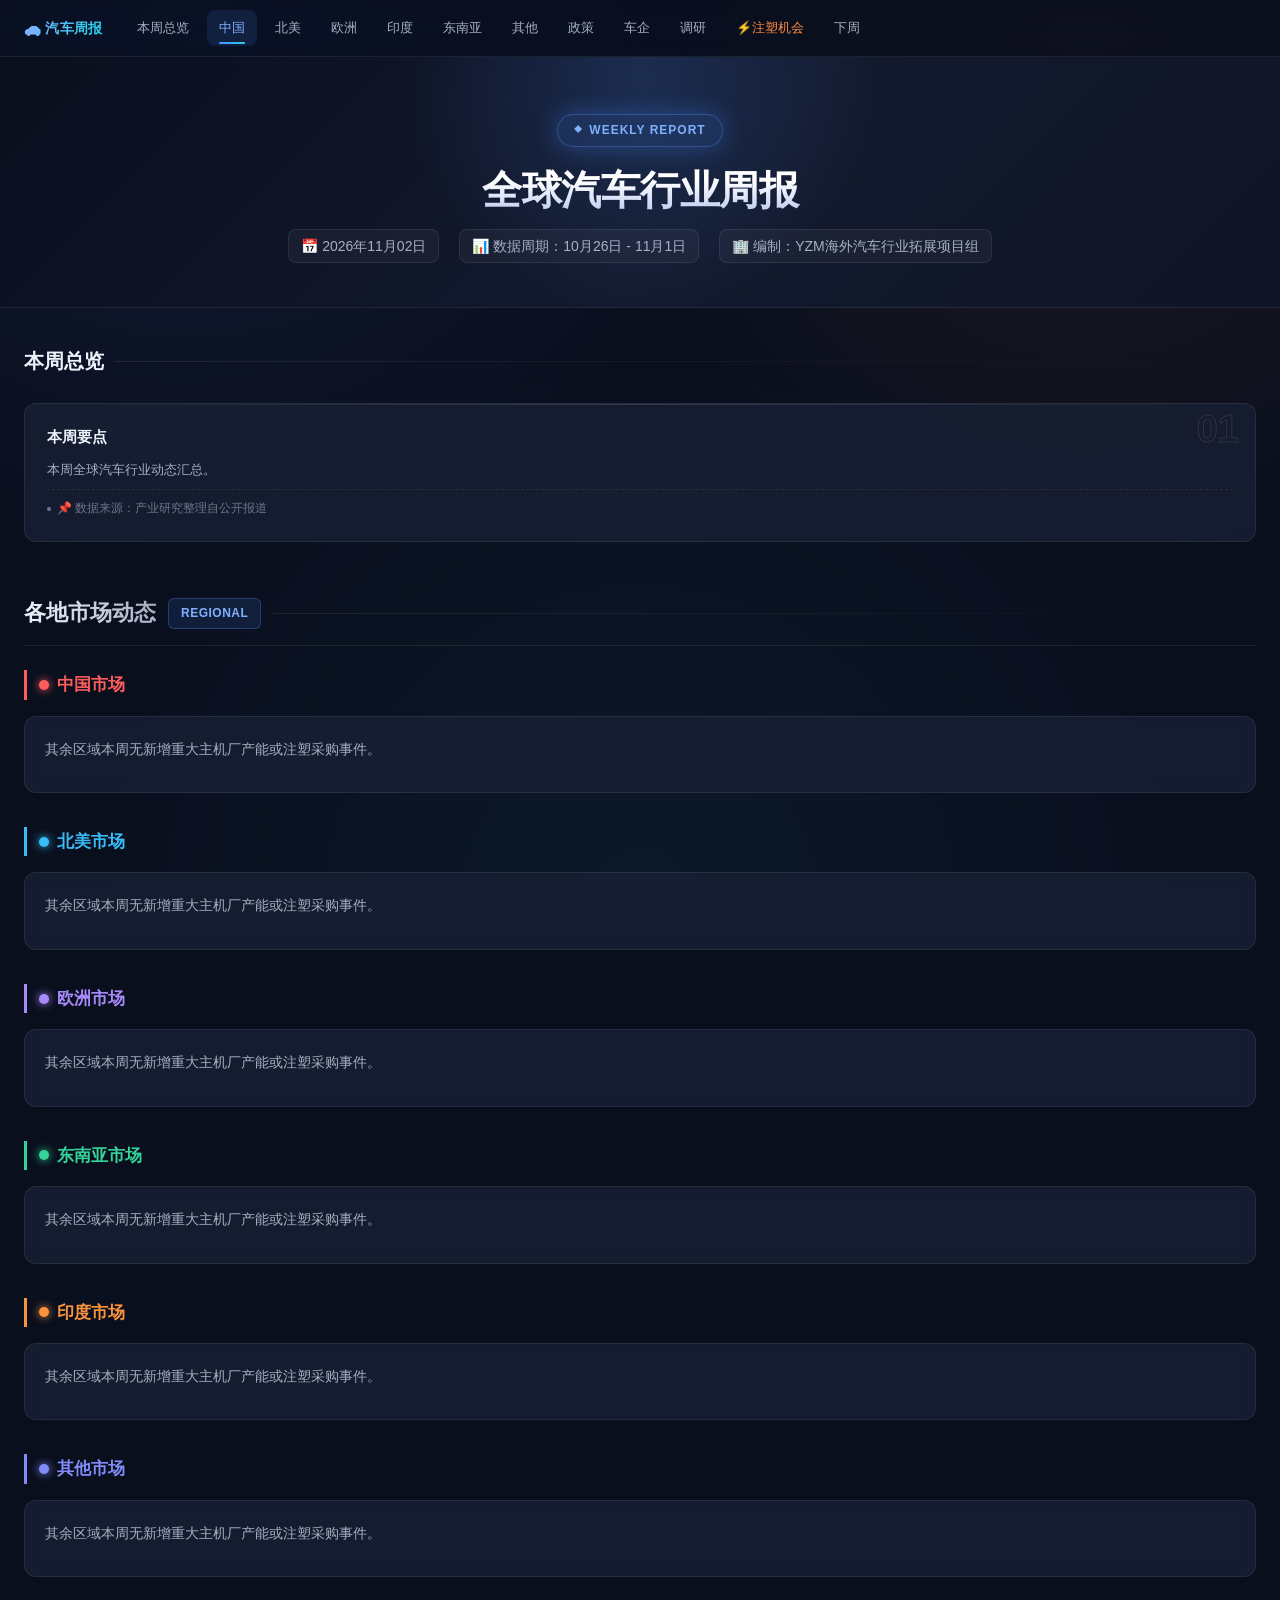
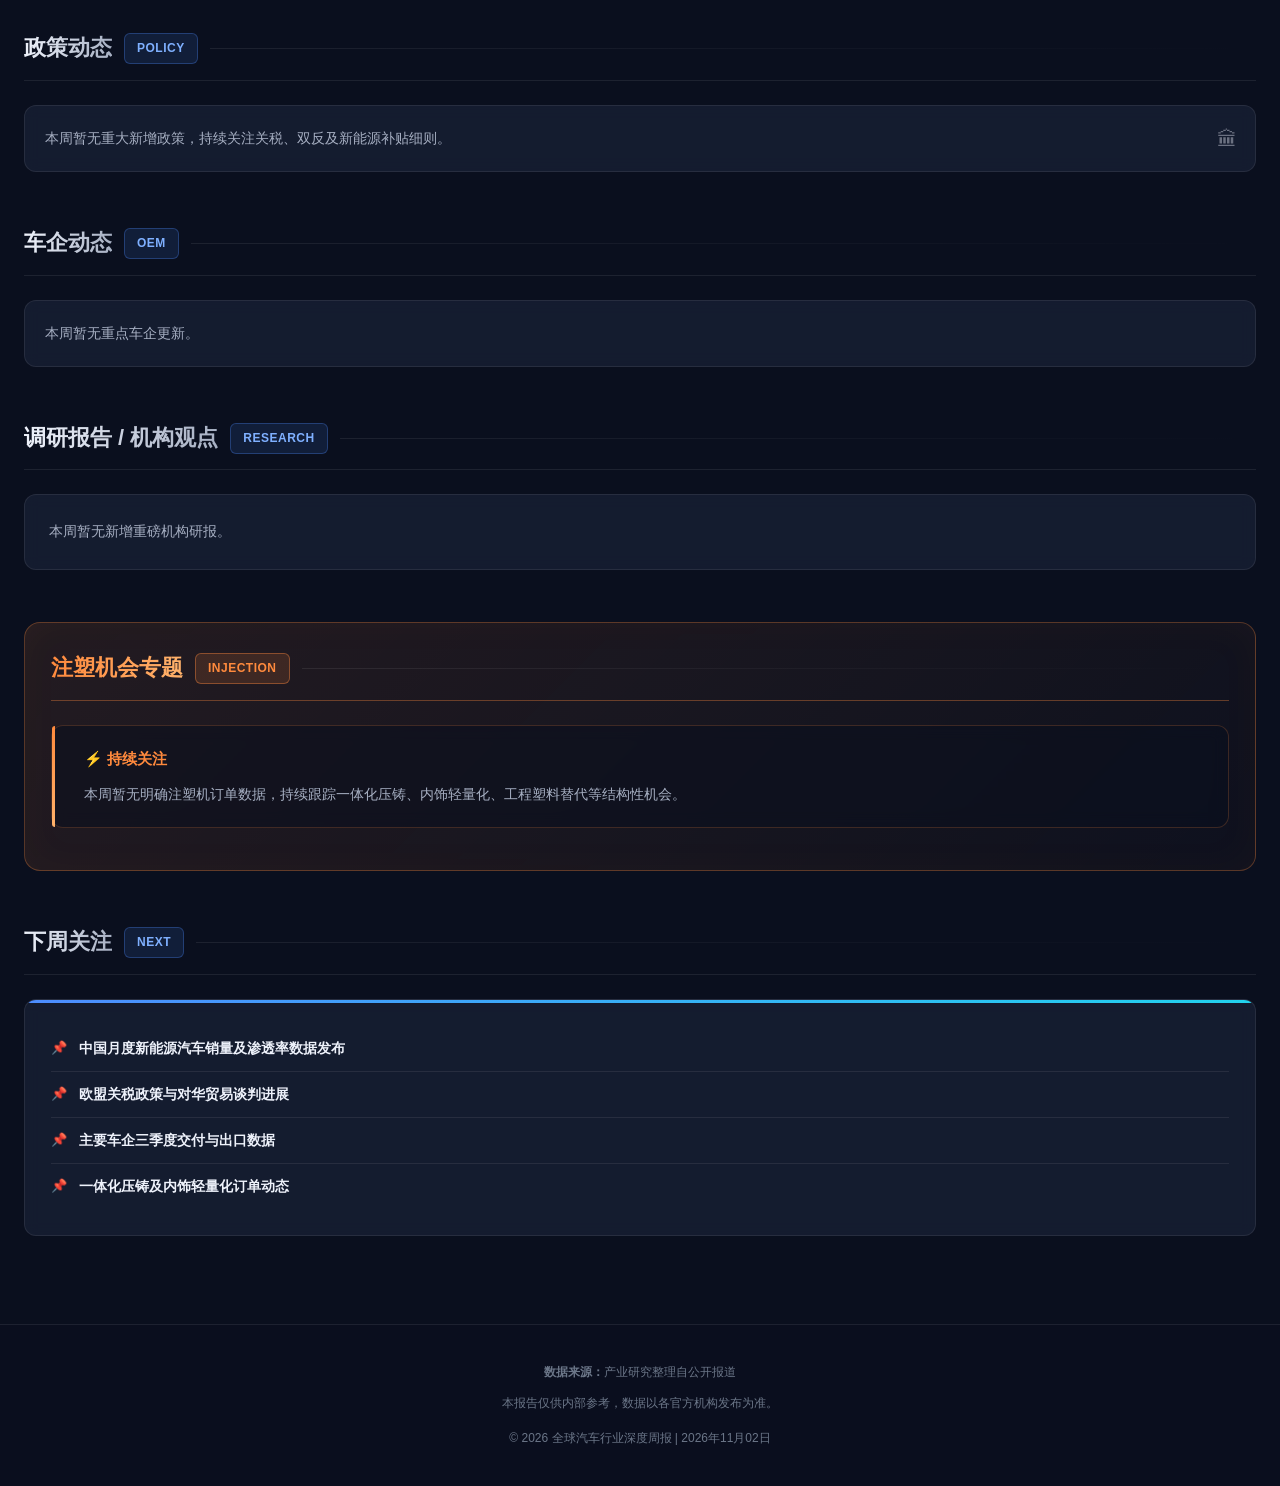
<file: index.html>
<!doctype html>
<html lang="zh-CN">
<head>
<meta charset="UTF-8">
<meta name="viewport" content="width=device-width, initial-scale=1.0">
<title>全球汽车行业深度周报 | 2026年11月02日</title>
<meta name="description" content="2026年11月02日全球汽车行业深度周报,涵盖中国、东南亚、南美、欧洲、北美等区域市场动态、政策变化、车企动态及注塑行业机会分析">
<meta name="keywords" content="汽车行业,周报,市场分析,注塑机,新能源,政策动态">
<meta name="author" content="数据分析助手">
<meta property="og:title" content="全球汽车行业深度周报 | 2026年11月02日">
<meta property="og:description" content="2026年11月02日全球汽车行业深度周报,涵盖中国、东南亚、南美、欧洲、北美等区域市场动态、政策变化、车企动态及注塑行业机会分析">
<meta property="og:type" content="article">
<style>
*,*::before,*::after{box-sizing:border-box;margin:0;padding:0}
:root{
  --bg-primary:#0a0f1e;
  --bg-secondary:#131a2e;
  --bg-tertiary:#1f2a44;
  --bg-card:rgba(26,34,54,.72);
  --accent-blue:#4d8dff;
  --accent-blue-light:#7fb0ff;
  --accent-orange:#ff8a3d;
  --accent-orange-dim:#b4551a;
  --accent-cyan:#22d3ee;
  --text-primary:#eef2fb;
  --text-secondary:#a7b0c3;
  --text-muted:#6b7688;
  --border-color:rgba(255,255,255,.08);
  --border-light:rgba(255,255,255,.16);
  --region-cn:#ff5c5c;
  --region-sea:#34d399;
  --region-sa:#fbbf24;
  --region-eu:#a78bfa;
  --region-na:#38bdf8;
  --region-india:#fb923c;
  --region-other:#818cf8;
  --radius:12px;
  --radius-sm:8px;
  --shadow:0 12px 40px rgba(0,0,0,.4);
  --shadow-sm:0 6px 20px rgba(0,0,0,.25);
  --glow-blue:0 0 24px rgba(77,141,255,.35);
  --glow-orange:0 0 24px rgba(255,138,61,.3);
  --transition:all .25s cubic-bezier(.4,0,.2,1);

  --scroll-threshold:400;
  --nav-offset:100;
  --throttle-delay:100;
}
html{scroll-behavior:smooth;scroll-padding-top:72px}
body{
  font-family:-apple-system,BlinkMacSystemFont,"Segoe UI","PingFang SC","Hiragino Sans GB","Microsoft YaHei",sans-serif;
  background:var(--bg-primary);
  color:var(--text-primary);
  line-height:1.75;
  font-size:16px;
  -webkit-font-smoothing:antialiased;
  background-image:
    radial-gradient(circle at 15% 0%,rgba(77,141,255,.10),transparent 40%),
    radial-gradient(circle at 85% 10%,rgba(255,138,61,.08),transparent 35%),
    radial-gradient(circle at 50% 100%,rgba(34,211,238,.05),transparent 50%);
  background-attachment:fixed;
}
a{color:var(--accent-blue);text-decoration:none;transition:var(--transition)}
a:hover{text-decoration:underline;color:var(--accent-blue-light)}
a:focus-visible{outline:2px solid var(--accent-blue);outline-offset:2px;border-radius:2px}

/* Navigation */
.top-nav{
  position:sticky;top:0;z-index:1000;
  background:rgba(10,15,30,.78);
  backdrop-filter:blur(16px) saturate(140%);
  -webkit-backdrop-filter:blur(16px) saturate(140%);
  border-bottom:1px solid var(--border-color);
  padding:0 24px;
}
.nav-inner{
  max-width:1280px;margin:0 auto;
  display:flex;align-items:center;gap:6px;
  height:56px;
  overflow-x:auto;
  scrollbar-width:none;
}
.nav-inner::-webkit-scrollbar{display:none}
.nav-brand{
  font-weight:800;font-size:14px;
  color:var(--accent-blue-light);
  white-space:nowrap;
  margin-right:16px;
  flex-shrink:0;
  display:flex;align-items:center;gap:6px;
  letter-spacing:.3px;
  background:linear-gradient(90deg,var(--accent-blue-light),var(--accent-cyan));
  -webkit-background-clip:text;background-clip:text;color:transparent;
}
.nav-link{
  font-size:13px;color:var(--text-secondary);
  white-space:nowrap;padding:7px 12px;
  border-radius:8px;transition:var(--transition);
  flex-shrink:0;position:relative;
}
.nav-link:hover{color:var(--text-primary);background:var(--bg-secondary);text-decoration:none;transform:translateY(-1px)}
.nav-link.active{color:var(--accent-blue-light);background:rgba(77,141,255,.12)}
.nav-link.active::after{
  content:'';position:absolute;left:12px;right:12px;bottom:2px;height:2px;
  background:linear-gradient(90deg,var(--accent-blue),var(--accent-cyan));
  border-radius:2px;
}

/* Hero */
.hero{
  position:relative;
  background:linear-gradient(135deg,#0a0f1e 0%,#131a2e 55%,#0f1526 100%);
  border-bottom:1px solid var(--border-color);
  padding:56px 24px 44px;
  text-align:center;
  overflow:hidden;
}
.hero::before{
  content:'';position:absolute;
  width:560px;height:560px;border-radius:50%;
  top:-260px;left:50%;transform:translateX(-50%);
  background:radial-gradient(circle,rgba(77,141,255,.18),transparent 60%);
  pointer-events:none;
}
.hero-inner{max-width:900px;margin:0 auto;position:relative;z-index:1}
.hero-badge{
  display:inline-flex;align-items:center;gap:6px;
  font-size:12px;font-weight:700;
  color:var(--accent-blue-light);
  background:rgba(77,141,255,.12);
  border:1px solid rgba(77,141,255,.35);
  padding:5px 16px;border-radius:24px;
  margin-bottom:18px;letter-spacing:1px;
  box-shadow:var(--glow-blue);
}
.hero-badge::before{content:'◆';font-size:8px}
.hero h1{
  font-size:clamp(26px,4.5vw,40px);
  font-weight:800;
  line-height:1.25;
  margin-bottom:14px;
  letter-spacing:-.5px;
  background:linear-gradient(180deg,#fff 30%,#b9c8ef);
  -webkit-background-clip:text;background-clip:text;color:transparent;
}
.hero-meta{
  font-size:14px;color:var(--text-secondary);
  display:flex;flex-wrap:wrap;justify-content:center;gap:20px;
}
.hero-meta span{
  white-space:nowrap;
  background:rgba(255,255,255,.04);
  border:1px solid var(--border-color);
  padding:4px 12px;border-radius:8px;
  display:inline-flex;align-items:center;gap:6px;
}

/* Main container */
.container{max-width:1280px;margin:0 auto;padding:36px 24px}

/* Key Points Section */
.key-points{margin-bottom:52px}
.key-points-header{
  display:flex;align-items:center;gap:10px;
  margin-bottom:24px;
}
.key-points-header h2{
  font-size:20px;font-weight:800;
  color:var(--text-primary);
}
.key-points-header .line{flex:1;height:1px;background:linear-gradient(90deg,var(--border-color),transparent)}
.kp-grid{
  display:grid;
  grid-template-columns:repeat(auto-fit,minmax(320px,1fr));
  gap:18px;
}
.kp-card{
  background:var(--bg-card);
  backdrop-filter:blur(8px);
  border:1px solid var(--border-color);
  border-radius:var(--radius);
  padding:22px;
  transition:var(--transition);
  position:relative;
  overflow:hidden;
  will-change:transform;
}
.kp-card::after{
  content:'';position:absolute;top:0;left:0;right:0;height:1px;
  background:linear-gradient(90deg,transparent,rgba(255,255,255,.14),transparent);
}
.kp-card:hover{
  border-color:var(--border-light);
  box-shadow:var(--shadow);
  transform:translateY(-4px);
}
.kp-card .kp-num{
  font-size:38px;font-weight:800;
  color:transparent;
  -webkit-text-stroke:1px rgba(255,255,255,.10);
  position:absolute;top:6px;right:16px;
  line-height:1;
  user-select:none;
}
.kp-card h3{
  font-size:15px;font-weight:700;
  line-height:1.5;
  margin-bottom:10px;
  padding-right:40px;
  color:var(--text-primary);
}
.kp-card p{
  font-size:13px;color:var(--text-secondary);
  line-height:1.75;
}
/* 原文链接按钮（全局：总览/市场/政策/车企/调研/注塑通用） */
.src-link{
  display:inline-flex;align-items:center;gap:4px;
  margin-top:10px;padding:4px 12px;border-radius:999px;
  font-size:12px;font-weight:500;color:#7cc8ff;
  background:rgba(124,200,255,.10);
  border:1px solid rgba(124,200,255,.32);
  text-decoration:none;cursor:pointer;
  transition:background .2s,border-color .2s,transform .2s,color .2s;
}
.src-link .src-link-ico{font-size:11px;line-height:1}
.src-link:hover{
  color:#fff;background:rgba(124,200,255,.20);
  border-color:rgba(124,200,255,.6);transform:translateY(-1px);
}
.kp-card.injection{
  border-color:rgba(255,138,61,.4);
  background:linear-gradient(135deg,rgba(255,138,61,.12),rgba(255,138,61,.03));
}
.kp-card.injection::before{
  content:'';position:absolute;top:0;left:0;right:0;height:3px;
  background:linear-gradient(90deg,var(--accent-orange),#ffb26b);
}
.kp-card.injection:hover{box-shadow:var(--glow-orange)}
.kp-card.injection .kp-num{color:rgba(255,138,61,.25);-webkit-text-stroke:0}
.injection-badge{
  display:inline-flex;align-items:center;gap:4px;
  font-size:11px;font-weight:700;
  color:var(--accent-orange);
  background:rgba(255,138,61,.14);
  border:1px solid rgba(255,138,61,.4);
  padding:3px 10px;border-radius:6px;
  margin-bottom:10px;
}

/* Overview - Data Cards (本周总览数据卡片) */
.overview-grid{
  display:grid;
  grid-template-columns:repeat(auto-fit,minmax(240px,1fr));
  gap:16px;
  margin-bottom:20px;
}
.overview-card{
  background:linear-gradient(160deg,rgba(26,34,54,.85),rgba(19,26,46,.6));
  backdrop-filter:blur(10px);
  border:1px solid var(--border-color);
  border-radius:var(--radius);
  padding:22px;
  position:relative;
  overflow:hidden;
  transition:var(--transition);
  min-height:120px;
}
.overview-card::after{
  content:'';position:absolute;top:0;left:0;right:0;height:2px;
  background:linear-gradient(90deg,var(--accent-blue),transparent);
  opacity:.7;
}
.overview-card:hover{
  border-color:var(--border-light);
  transform:translateY(-4px);
  box-shadow:var(--shadow);
}
.overview-card .card-number{
  font-size:42px;font-weight:800;
  line-height:1;
  background:linear-gradient(180deg,var(--accent-blue-light),var(--accent-blue));
  -webkit-background-clip:text;background-clip:text;color:transparent;
  margin-bottom:12px;
  display:block;
}
.overview-card .overview-card-title{
  font-size:16px;font-weight:700;
  line-height:1.5;
  color:var(--text-primary);
  margin-bottom:8px;
}
.overview-card .overview-card-desc{
  font-size:13px;
  color:var(--text-secondary);
  line-height:1.7;
  margin:0;
}
.core-highlights{
  margin-top:8px;
}
.core-highlights h3{
  font-size:16px;font-weight:700;
  color:var(--text-primary);
  margin-bottom:14px;
}
.core-highlights ul,.core-highlights ol{
  list-style:none;padding:0;margin:0;
}
.core-highlights li{
  font-size:14px;color:var(--text-secondary);
  line-height:1.8;
  padding:10px 0 10px 18px;
  position:relative;
  border-bottom:1px solid var(--border-color);
}
.core-highlights li:last-child{border-bottom:none}
.core-highlights li::before{
  content:'◆';position:absolute;left:0;top:10px;
  color:var(--accent-blue);font-size:10px;
}

/* Markets - Region Cards (各地市场卡片，与政策/车企一致) */
.markets-grid{
  display:grid;
  grid-template-columns:repeat(auto-fill,minmax(340px,1fr));
  gap:16px;
  margin-bottom:8px;
}
.region-card{
  background:var(--bg-card);
  backdrop-filter:blur(10px);
  border:1px solid var(--border-color);
  border-radius:var(--radius);
  padding:20px;
  transition:var(--transition);
  position:relative;
  overflow:hidden;
}
.region-card::before{
  content:'';position:absolute;top:0;left:0;bottom:0;width:3px;
  background:var(--region-color,var(--accent-blue));
  border-radius:3px 0 0 3px;
}
.region-card:hover{
  border-color:var(--border-light);
  transform:translateY(-3px);
  box-shadow:var(--shadow);
}
.region-card .region-tag{
  font-size:15px;font-weight:700;
  color:var(--region-color,var(--text-primary));
  margin-bottom:10px;
  padding-left:12px;
  display:flex;align-items:center;gap:8px;
}
.region-card .region-tag::before{
  content:'';width:8px;height:8px;border-radius:50%;
  background:var(--region-color,var(--region-cn));
  box-shadow:0 0 8px var(--region-color,var(--region-cn));
  flex-shrink:0;
}
.region-card .region-content p{
  font-size:14px;color:var(--text-secondary);
  line-height:1.8;
  padding-left:12px;
  margin:0;
}
.region-card .region-content{
  display:contents;
}
.region-card.region-cn{--region-color:var(--region-cn)}
.region-card.region-na{--region-color:var(--region-na)}
.region-card.region-eu{--region-color:var(--region-eu)}
.region-card.region-sea{--region-color:var(--region-sea)}
.region-card.region-sa{--region-color:var(--region-sa)}
.region-card.region-india{--region-color:var(--region-india)}
.region-card.region-other{--region-color:var(--region-other)}
.region-card.region-in{--region-color:#f472b6}
.region-card.region-ru{--region-color:#fb7185}
.region-card.region-au{--region-color:#2dd4bf}
.region-card.region-jp{--region-color:#e879f9}

/* Section */
.section{margin-bottom:52px}
.section-header{
  display:flex;align-items:center;gap:12px;
  margin-bottom:24px;
  padding-bottom:12px;
  border-bottom:1px solid var(--border-color);
}
.section-header h2{
  font-size:22px;font-weight:800;
  color:var(--text-primary);
  white-space:nowrap;
  background:linear-gradient(90deg,var(--text-primary),var(--text-secondary));
  -webkit-background-clip:text;background-clip:text;color:transparent;
}
.section-header .sec-line{flex:1;height:1px;background:linear-gradient(90deg,var(--border-color),transparent)}
.section-header .sec-num{
  font-size:12px;font-weight:700;
  color:var(--accent-blue-light);
  background:rgba(77,141,255,.12);
  border:1px solid rgba(77,141,255,.3);
  padding:4px 12px;border-radius:6px;
  letter-spacing:.5px;
}

/* Subsection */
.subsection{margin-bottom:34px}
.subsection-title{
  display:flex;align-items:center;gap:8px;
  font-size:17px;font-weight:700;
  margin-bottom:16px;
  padding-left:12px;
  border-left:3px solid var(--accent-blue);
}
.subsection-title .region-dot{
  width:10px;height:10px;border-radius:50%;
  flex-shrink:0;
  box-shadow:0 0 8px currentColor;
}

/* News card */
.news-card{
  background:var(--bg-card);
  backdrop-filter:blur(8px);
  border:1px solid var(--border-color);
  border-radius:var(--radius);
  padding:20px;
  margin-bottom:16px;
  transition:var(--transition);
  position:relative;
}
.news-card:hover{
  border-color:var(--border-light);
  transform:translateX(3px);
  box-shadow:var(--shadow-sm);
}
.news-card h4{
  font-size:15px;font-weight:700;
  line-height:1.6;
  margin-bottom:10px;
  color:var(--text-primary);
}
.news-card .news-body{
  font-size:14px;color:var(--text-secondary);
  line-height:1.8;
  margin-bottom:10px;
}
.news-card .news-body strong{color:var(--text-primary)}
/* ---- 三要点结构化（关键数据/影响分析/趋势判断） ---- */
.news-body .points-block{
  display:flex;flex-direction:column;gap:8px;
}
.point{
  display:flex;align-items:flex-start;gap:8px;
  padding:7px 10px;
  border-radius:8px;
  background:rgba(255,255,255,.035);
  border-left:3px solid rgba(255,255,255,.18);
  font-size:13px;line-height:1.65;
  color:var(--text-secondary);
}
.point .point-head{
  flex:0 0 auto;
  font-weight:700;
  font-size:12px;
  letter-spacing:.3px;
  padding:1px 7px;
  border-radius:5px;
  white-space:nowrap;
  color:var(--text-primary);
}
.point .point-text{flex:1 1 auto}
.point-key{background:rgba(0,210,255,.05);border-left-color:var(--accent-blue)}
.point-key .point-head{background:rgba(0,210,255,.14);color:#7fe7ff}
.point-impact{background:rgba(255,184,0,.05);border-left-color:#ffb800}
.point-impact .point-head{background:rgba(255,184,0,.13);color:#ffd166}
.point-trend{background:rgba(80,220,140,.05);border-left-color:#50dc8c}
.point-trend .point-head{background:rgba(80,220,140,.13);color:#7ff0b0}
.news-source{
  font-size:12px;color:var(--text-muted);
  display:flex;align-items:center;gap:6px;
}
.news-source::before{
  content:'';display:inline-block;
  width:4px;height:4px;border-radius:50%;
  background:var(--text-muted);
}
/* 卡片底部：数据来源 + 原文按钮 横排 */
.news-foot{
  display:flex;align-items:center;justify-content:space-between;
  gap:8px;margin-top:8px;padding-top:8px;
  border-top:1px dashed rgba(255,255,255,.08);
}
.news-foot .news-source{font-size:12px;color:var(--text-muted)}
.news-foot .src-link{margin:0}
.news-card ul{
  list-style:none;padding:0;margin:8px 0;
}
.news-card ul li{
  font-size:14px;color:var(--text-secondary);
  line-height:1.8;
  padding-left:16px;
  position:relative;
}
.news-card ul li::before{
  content:'•';position:absolute;left:0;
  color:var(--accent-blue);font-weight:700;
}

/* Region colors */
.region-cn .subsection-title{border-left-color:var(--region-cn)}
.region-cn .subsection-title{color:var(--region-cn)}
.region-cn .region-dot{background:var(--region-cn);color:var(--region-cn)}
.region-sea .subsection-title{border-left-color:var(--region-sea)}
.region-sea .subsection-title{color:var(--region-sea)}
.region-sea .region-dot{background:var(--region-sea);color:var(--region-sea)}
.region-sa .subsection-title{border-left-color:var(--region-sa)}
.region-sa .subsection-title{color:var(--region-sa)}
.region-sa .region-dot{background:var(--region-sa);color:var(--region-sa)}
.region-eu .subsection-title{border-left-color:var(--region-eu)}
.region-eu .subsection-title{color:var(--region-eu)}
.region-eu .region-dot{background:var(--region-eu);color:var(--region-eu)}
.region-na .subsection-title{border-left-color:var(--region-na)}
.region-na .subsection-title{color:var(--region-na)}
.region-na .region-dot{background:var(--region-na);color:var(--region-na)}
.region-other .subsection-title{border-left-color:var(--region-other)}
.region-other .subsection-title{color:var(--region-other)}
.region-other .region-dot{background:var(--region-other);color:var(--region-other)}
.region-india .subsection-title{border-left-color:var(--region-india)}
.region-india .subsection-title{color:var(--region-india)}
.region-india .region-dot{background:var(--region-india);color:var(--region-india)}

/* Policy section */
.policy-card{
  background:var(--bg-card);
  backdrop-filter:blur(8px);
  border:1px solid var(--border-color);
  border-radius:var(--radius);
  padding:20px;
  margin-bottom:16px;
  transition:var(--transition);
  position:relative;
}
.policy-card::before{
  content:'🏛';position:absolute;top:16px;right:18px;font-size:20px;opacity:.4;
}
.policy-card:hover{border-color:rgba(77,141,255,.4);transform:translateY(-2px)}
.policy-card h3{
  font-size:15px;font-weight:700;
  color:var(--text-primary);
  margin-bottom:10px;
  padding-right:32px;
}
.policy-card p{font-size:14px;color:var(--text-secondary);line-height:1.8}

/* OEM section */
.oem-card{
  background:var(--bg-card);
  backdrop-filter:blur(8px);
  border:1px solid var(--border-color);
  border-radius:var(--radius);
  padding:20px;
  margin-bottom:16px;
  transition:var(--transition);
}
.oem-card:hover{border-color:rgba(77,141,255,.4);transform:translateY(-2px)}
.oem-card h3{
  font-size:15px;font-weight:700;
  color:var(--text-primary);
  margin-bottom:10px;
  display:flex;align-items:center;gap:8px;
}
.oem-card h3 .oem-tag{
  font-size:11px;font-weight:600;
  color:var(--accent-blue-light);
  background:rgba(77,141,255,.14);
  border:1px solid rgba(77,141,255,.3);
  padding:2px 10px;border-radius:5px;
}
.oem-card p,.oem-card li{
  font-size:14px;color:var(--text-secondary);
  line-height:1.8;
}
.oem-card ul{list-style:none;padding:0;margin:8px 0}
.oem-card ul li{padding-left:16px;position:relative}
.oem-card ul li::before{content:'→';position:absolute;left:0;color:var(--accent-blue)}

/* Injection opportunity section */
.injection-section{
  background:linear-gradient(135deg,rgba(255,138,61,.10),rgba(255,138,61,.02));
  border:1px solid rgba(255,138,61,.3);
  border-radius:16px;
  padding:26px;
  margin-bottom:52px;
  box-shadow:inset 0 0 40px rgba(255,138,61,.04);
}
.injection-section .section-header{border-bottom-color:rgba(255,138,61,.35)}
.injection-section .section-header h2{background:linear-gradient(90deg,var(--accent-orange),#ffb26b);-webkit-background-clip:text;background-clip:text;color:transparent}
.inj-card{
  background:rgba(10,15,30,.55);
  backdrop-filter:blur(8px);
  border:1px solid rgba(255,138,61,.2);
  border-radius:var(--radius);
  padding:20px;
  margin-bottom:16px;
  position:relative;
  transition:var(--transition);
}
.inj-card:hover{transform:translateX(3px);box-shadow:var(--glow-orange)}
.inj-card::before{
  content:'';position:absolute;top:0;left:0;bottom:0;width:3px;
  background:linear-gradient(180deg,var(--accent-orange),#ffb26b);
  border-radius:3px 0 0 3px;
}
.inj-card h3{
  font-size:15px;font-weight:700;
  color:var(--accent-orange);
  margin-bottom:10px;
  padding-left:12px;
}
.inj-card p{
  font-size:14px;color:var(--text-secondary);
  line-height:1.8;
  padding-left:12px;
}

/* Research section */
.research-card{
  background:var(--bg-card);
  backdrop-filter:blur(8px);
  border:1px solid var(--border-color);
  border-radius:var(--radius);
  padding:24px;
  margin-bottom:18px;
  transition:var(--transition);
}
.research-card:hover{border-color:rgba(167,139,250,.4);transform:translateY(-2px)}
.research-card h3{
  font-size:16px;font-weight:700;
  color:var(--text-primary);
  margin-bottom:12px;
}
.research-card p{font-size:14px;color:var(--text-secondary);line-height:1.85}

/* Next week */
.next-week{
  background:var(--bg-card);
  backdrop-filter:blur(8px);
  border:1px solid var(--border-color);
  border-radius:var(--radius);
  padding:26px;
  position:relative;
  overflow:hidden;
}
.next-week::before{
  content:'';position:absolute;top:0;left:0;right:0;height:3px;
  background:linear-gradient(90deg,var(--accent-blue),var(--accent-cyan));
}
.next-week ul{list-style:none;padding:0}
.next-week ul li{
  font-size:14px;color:var(--text-secondary);
  line-height:1.8;
  padding:10px 0;
  border-bottom:1px solid var(--border-color);
  display:flex;align-items:flex-start;gap:12px;
  transition:var(--transition);
}
.next-week ul li:hover{padding-left:6px;color:var(--text-primary)}
.next-week ul li:last-child{border-bottom:none}
.next-week ul li::before{
  content:'📌';flex-shrink:0;font-size:13px;
}
.next-week ul li strong{color:var(--text-primary)}

/* Footer */
.footer{
  border-top:1px solid var(--border-color);
  padding:36px 24px;
  text-align:center;
  background:rgba(10,15,30,.5);
}
.footer p{font-size:12px;color:var(--text-muted);line-height:1.9}

/* Back to top */
.back-top{
  position:fixed;bottom:28px;right:28px;
  width:44px;height:44px;
  background:linear-gradient(135deg,var(--accent-blue),var(--accent-cyan));
  border:none;border-radius:12px;
  color:#fff;font-size:18px;
  cursor:pointer;
  opacity:0;visibility:hidden;
  transition:var(--transition);
  z-index:999;
  display:flex;align-items:center;justify-content:center;
  box-shadow:0 6px 20px rgba(77,141,255,.45);
  will-change:transform;
}
.back-top.visible{opacity:1;visibility:visible}
.back-top:hover{transform:translateY(-3px) scale(1.05);box-shadow:0 8px 28px rgba(77,141,255,.6)}

/* Scroll reveal */
.reveal{opacity:0;transform:translateY(24px);transition:opacity .6s ease,transform .6s ease}
.reveal.visible{opacity:1;transform:translateY(0)}

/* Responsive */
@media(max-width:768px){
  .hero{padding:40px 16px 28px}
  .hero h1{font-size:24px}
  .hero-meta{font-size:12px;gap:8px}
  .container{padding:24px 16px}
  .kp-grid{grid-template-columns:1fr}
  .section-header h2{font-size:18px}
  .subsection-title{font-size:15px}
  .news-card{padding:16px}
  .injection-section{padding:18px}
  .nav-brand{font-size:12px;margin-right:8px}
  .nav-link{font-size:12px;padding:5px 8px}
}
@media(max-width:480px){
  body{font-size:15px}
  .hero h1{font-size:21px}
  .kp-card{padding:16px}
  .kp-card h3{font-size:14px}
  .news-card h4{font-size:14px}
}

/* Print */
@media(prefers-reduced-motion:reduce){
  *,*::before,*::after{animation-duration:.01ms!important;animation-iteration-count:1!important;transition-duration:.01ms!important;scroll-behavior:auto!important}
  .reveal{opacity:1;transform:none}
}
@media print{
  .top-nav,.back-top{display:none!important}
  body{background:#fff;color:#111;font-size:12px}
  .hero{background:#fff;border-bottom:2px solid #111;padding:20px 0}
  .hero h1{color:#111;-webkit-text-fill-color:#111}
  .hero-meta{color:#444}
  .container{padding:16px 0}
  .kp-card,.news-card,.policy-card,.oem-card,.inj-card,.research-card,.next-week{
    background:#fff;border:1px solid #ddd;color:#111;
    break-inside:avoid;
  }
  .kp-card h3,.news-card h4,.policy-card h4,.oem-card h4,.inj-card h4,.research-card h4{color:#111}
  .kp-card p,.news-card .news-body,.policy-card p,.oem-card p,.inj-card p,.research-card p{color:#333}
  .news-source{color:#666}
  .section{break-inside:avoid}
  .injection-section{background:#fff;border-color:#f97316}
  a{color:#111;text-decoration:underline}
  a[href]::after{content:" (" attr(href) ")";font-size:10px;color:#666}
}

/* ── 板块配图 ───────────────────────────── */
.weekly-figure{
  margin:4px 0 20px;
  border-radius:14px;
  overflow:hidden;
  box-shadow:0 12px 30px rgba(0,0,0,.35);
  border:1px solid var(--border-color);
}
.weekly-img{
  display:block;
  width:100%;
  height:auto;
  aspect-ratio:16/9;
  object-fit:cover;
  border-radius:14px;
}
.weekly-figure-hero{margin:6px 0 24px}
.weekly-figure-markets{margin:0 0 26px}
.weekly-figure-injection{margin:0 0 24px}
@media print{
  .weekly-figure{box-shadow:none;border-color:#ddd}
}
</style>
</head>
<body>

<!-- Navigation -->
<nav class="top-nav" role="navigation" aria-label="页面导航">
<div class="nav-inner">
  <span class="nav-brand">🚗 汽车周报</span>
  <a href="#overview" class="nav-link" title="本周总览">本周总览</a>
  <a href="#china" class="nav-link" title="中国市场">中国</a>
  <a href="#na" class="nav-link" title="北美市场">北美</a>
  <a href="#eu" class="nav-link" title="欧洲市场">欧洲</a>
  <a href="#india" class="nav-link" title="印度市场">印度</a>
  <a href="#sea" class="nav-link" title="东南亚市场">东南亚</a>
  <a href="#other" class="nav-link" title="其他区域">其他</a>
  <a href="#policy" class="nav-link" title="政策动态">政策</a>
  <a href="#oem" class="nav-link" title="车企动态">车企</a>
  <a href="#research" class="nav-link" title="调研报告">调研</a>
  <a href="#injection" class="nav-link" style="color:var(--accent-orange)" title="注塑机会">⚡注塑机会</a>
  <a href="#nextweek" class="nav-link" title="下周关注">下周</a>
</div>
</nav>

<!-- Hero -->
<header class="hero" id="top">
<div class="hero-inner">
  <span class="hero-badge">WEEKLY REPORT</span>
  <h1>全球汽车行业周报</h1>
  <div class="hero-meta">
    <span>📅 2026年11月02日</span>
    <span>📊 数据周期：10月26日 - 11月1日</span>
    <span>🏢 编制：YZM海外汽车行业拓展项目组</span>
  </div>
</div>
</header>

<main class="container">

<!-- Key Points -->
  <!-- Key Points -->
  <section class="key-points" id="overview">
    <div class="key-points-header">
      <h2>本周总览</h2>
      <span class="line"></span>
    </div>
    <div class="kp-grid">
    <div class="kp-card">
      <span class="kp-num">01</span>
      
      <h3>本周要点</h3>
      <p>本周全球汽车行业动态汇总。</p>
      <div class="news-foot"><div class="news-source">📌 数据来源：产业研究整理自公开报道</div></div>
    </div>
    </div>
  </section>
  <!-- Markets -->
  <section class="section" id="markets">
    <div class="section-header">
      <h2>各地市场动态</h2>
      <span class="sec-num">REGIONAL</span>
      <span class="sec-line"></span>
    </div>
    <div class="subsection region-cn" id="china">
      <h3 class="subsection-title"><span class="region-dot"></span>中国市场</h3>
      <div class="news-card"><div class="news-body">其余区域本周无新增重大主机厂产能或注塑采购事件。</div></div>
    </div>
    <div class="subsection region-na" id="na">
      <h3 class="subsection-title"><span class="region-dot"></span>北美市场</h3>
      <div class="news-card"><div class="news-body">其余区域本周无新增重大主机厂产能或注塑采购事件。</div></div>
    </div>
    <div class="subsection region-eu" id="eu">
      <h3 class="subsection-title"><span class="region-dot"></span>欧洲市场</h3>
      <div class="news-card"><div class="news-body">其余区域本周无新增重大主机厂产能或注塑采购事件。</div></div>
    </div>
    <div class="subsection region-sea" id="sea">
      <h3 class="subsection-title"><span class="region-dot"></span>东南亚市场</h3>
      <div class="news-card"><div class="news-body">其余区域本周无新增重大主机厂产能或注塑采购事件。</div></div>
    </div>
    <div class="subsection region-india" id="india">
      <h3 class="subsection-title"><span class="region-dot"></span>印度市场</h3>
      <div class="news-card"><div class="news-body">其余区域本周无新增重大主机厂产能或注塑采购事件。</div></div>
    </div>
    <div class="subsection region-other" id="other">
      <h3 class="subsection-title"><span class="region-dot"></span>其他市场</h3>
      <div class="news-card"><div class="news-body">其余区域本周无新增重大主机厂产能或注塑采购事件。</div></div>
    </div>
  </section>
  <!-- 政策动态 -->
  <section class="section" id="policy">
    <div class="section-header">
      <h2>政策动态</h2>
      <span class="sec-num">POLICY</span>
      <span class="sec-line"></span>
    </div>
    <div class="policy-card"><p>本周暂无重大新增政策，持续关注关税、双反及新能源补贴细则。</p></div>
  </section>
  <!-- 车企动态 -->
  <section class="section" id="oem">
    <div class="section-header">
      <h2>车企动态</h2>
      <span class="sec-num">OEM</span>
      <span class="sec-line"></span>
    </div>
    <div class="oem-card"><p>本周暂无重点车企更新。</p></div>
  </section>
  <!-- 调研报告 / 机构观点 -->
  <section class="section" id="research">
    <div class="section-header">
      <h2>调研报告 / 机构观点</h2>
      <span class="sec-num">RESEARCH</span>
      <span class="sec-line"></span>
    </div>
    <div class="research-card"><p>本周暂无新增重磅机构研报。</p></div>
  </section>
  <!-- Injection -->
  <section class="injection-section" id="injection">
    <div class="section-header">
      <h2>注塑机会专题</h2>
      <span class="sec-num" style="color:var(--accent-orange);background:rgba(255,138,61,.14);border:1px solid rgba(255,138,61,.4)">INJECTION</span>
      <span class="sec-line"></span>
    </div>
      <div class="inj-card"><h3>⚡ 持续关注</h3><p>本周暂无明确注塑机订单数据，持续跟踪一体化压铸、内饰轻量化、工程塑料替代等结构性机会。</p></div>
  </section>
  <!-- Next week -->
  <section class="section" id="nextweek">
    <div class="section-header">
      <h2>下周关注</h2>
      <span class="sec-num">NEXT</span>
      <span class="sec-line"></span>
    </div>
    <div class="next-week">
      <ul>
      <li><strong>中国月度新能源汽车销量及渗透率数据发布</strong></li>
      <li><strong>欧盟关税政策与对华贸易谈判进展</strong></li>
      <li><strong>主要车企三季度交付与出口数据</strong></li>
      <li><strong>一体化压铸及内饰轻量化订单动态</strong></li>
      </ul>
    </div>
  </section></main>

<!-- Footer -->
<footer class="footer">
  <p><strong>数据来源：</strong>产业研究整理自公开报道</p>
  <p style="margin-top:8px">本报告仅供内部参考，数据以各官方机构发布为准。</p>
  <p style="margin-top:12px;color:var(--text-muted)">© 2026 全球汽车行业深度周报 | 2026年11月02日</p>
</footer>

<!-- Back to top button -->
<button type="button" class="back-top" id="backTop" aria-label="返回顶部" title="返回顶部">↑</button>

<script>
// Configuration constants
const CONSTANTS = {
  SCROLL_THRESHOLD: 400,
  NAV_OFFSET: 100,
  THROTTLE_DELAY: 100
};

// Throttle utility function
function throttle(func, delay) {
  let lastCall = 0;
  return function(...args) {
    const now = Date.now();
    if (now - lastCall >= delay) {
      lastCall = now;
      func.apply(this, args);
    }
  };
}

// Back to top visibility handler
function handleBackTopVisibility() {
  const btn = document.getElementById('backTop');
  if (window.scrollY > CONSTANTS.SCROLL_THRESHOLD) {
    btn.classList.add('visible');
  } else {
    btn.classList.remove('visible');
  }
}

// Active nav highlight handler
function handleNavHighlight() {
  const sections = document.querySelectorAll('[id]');
  const navLinks = document.querySelectorAll('.nav-link');
  const scrollPos = window.scrollY + CONSTANTS.NAV_OFFSET;

  sections.forEach(function(sec) {
    if (sec.offsetTop <= scrollPos && (sec.offsetTop + sec.offsetHeight) > scrollPos) {
      const id = sec.getAttribute('id');
      navLinks.forEach(function(link) {
        link.classList.remove('active');
        if (link.getAttribute('href') === '#' + id) {
          link.classList.add('active');
        }
      });
    }
  });
}

// Scroll reveal for sections
function handleReveal() {
  const els = document.querySelectorAll('.reveal:not(.visible)');
  const vh = window.innerHeight;
  els.forEach(function(el) {
    const rect = el.getBoundingClientRect();
    if (rect.top < vh - 60) {
      el.classList.add('visible');
    }
  });
}

// Apply throttled scroll handlers
const throttledBackTopHandler = throttle(handleBackTopVisibility, CONSTANTS.THROTTLE_DELAY);
const throttledNavHandler = throttle(handleNavHighlight, CONSTANTS.THROTTLE_DELAY);
const throttledRevealHandler = throttle(handleReveal, CONSTANTS.THROTTLE_DELAY);

// Attach scroll event listeners
window.addEventListener('scroll', throttledBackTopHandler);
window.addEventListener('scroll', throttledNavHandler);
window.addEventListener('scroll', throttledRevealHandler);

// Smooth scroll for nav links
document.querySelectorAll('a[href^="#"]').forEach(function(a) {
  a.addEventListener('click', function(e) {
    const id = this.getAttribute('href').slice(1);
    const el = document.getElementById(id);
    if (el) {
      e.preventDefault();
      el.scrollIntoView({behavior: 'smooth', block: 'start'});
    }
  });
});

// Back to top button click handler
document.getElementById('backTop').addEventListener('click', function() {
  window.scrollTo({top: 0, behavior: 'smooth'});
});

// Init reveal on load and add reveal class to top-level sections
document.addEventListener('DOMContentLoaded', function() {
  // If page uses .reveal, apply to direct section children of main
  document.querySelectorAll('main > .section, main > .key-points, main > .injection-section').forEach(function(el) {
    if (!el.classList.contains('reveal')) {
      el.classList.add('reveal');
    }
  });
  handleReveal();
});
</script>

</body>
</html>
</file>
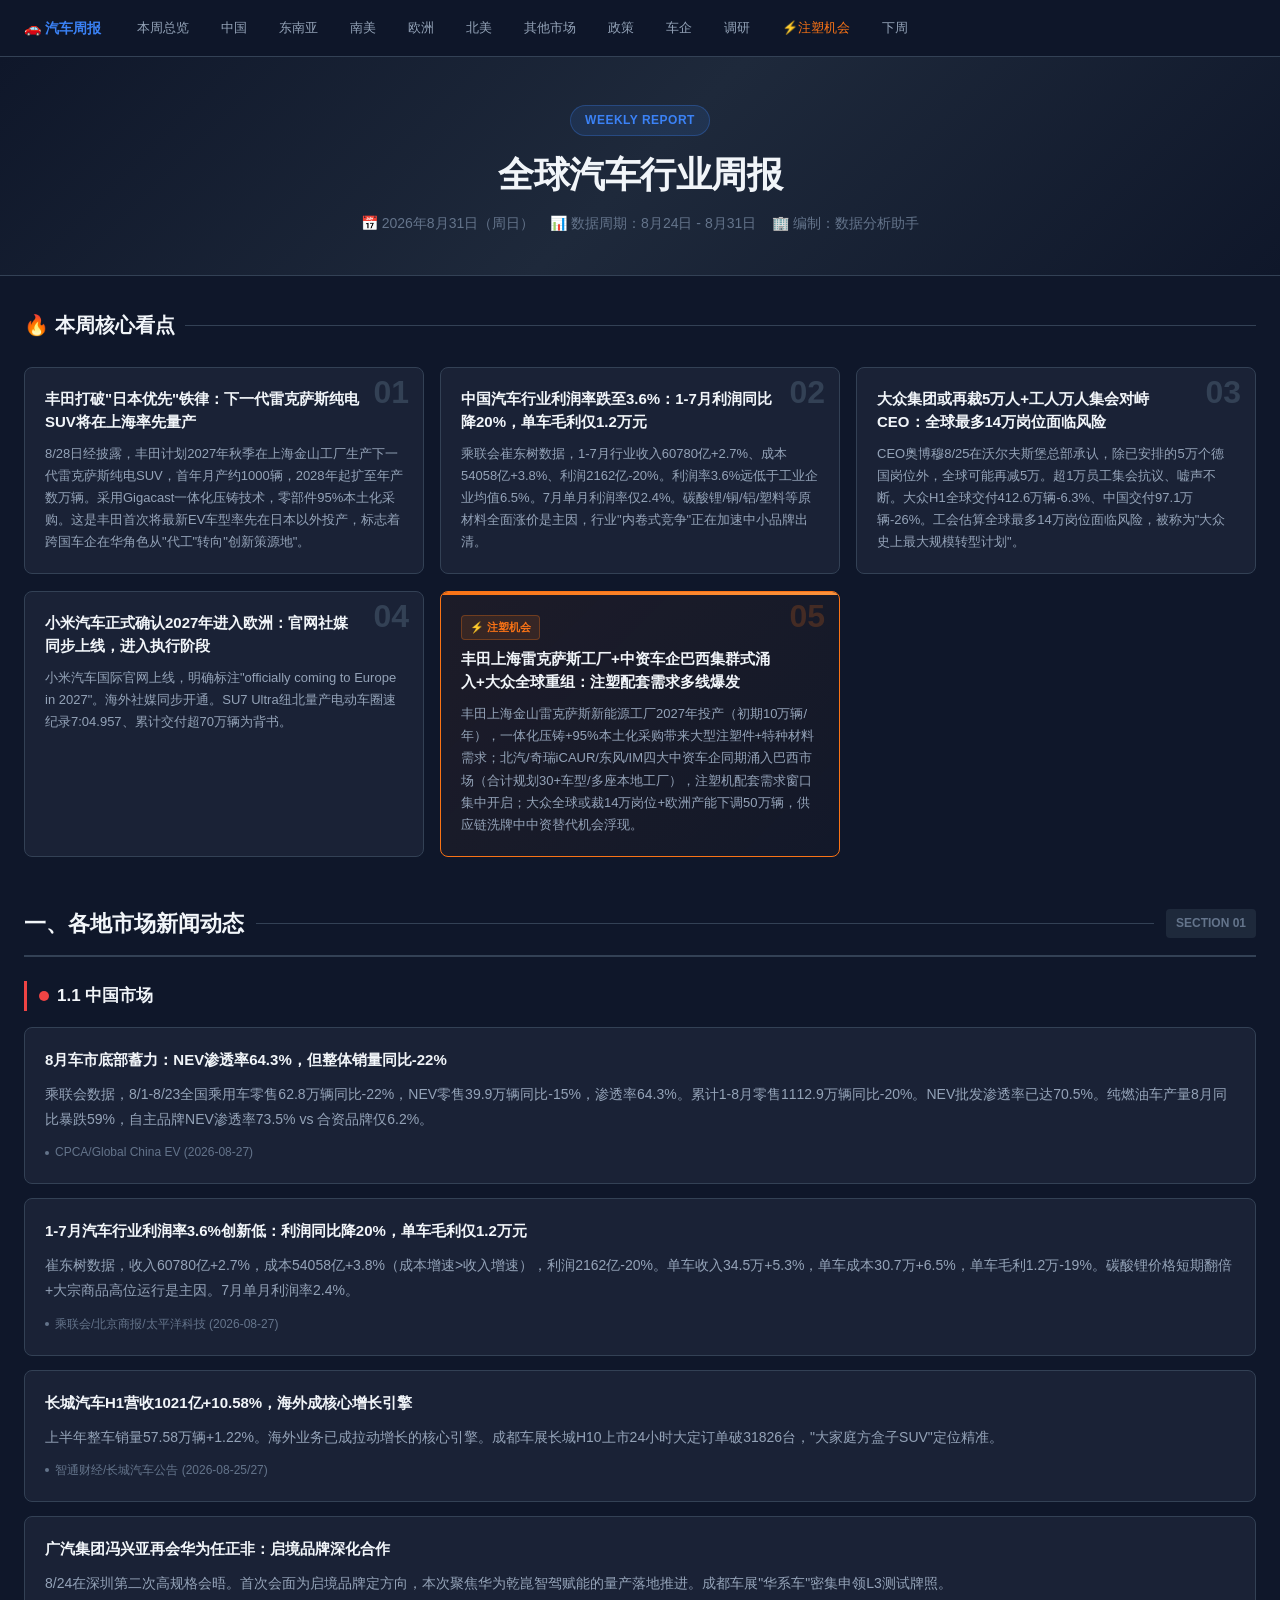
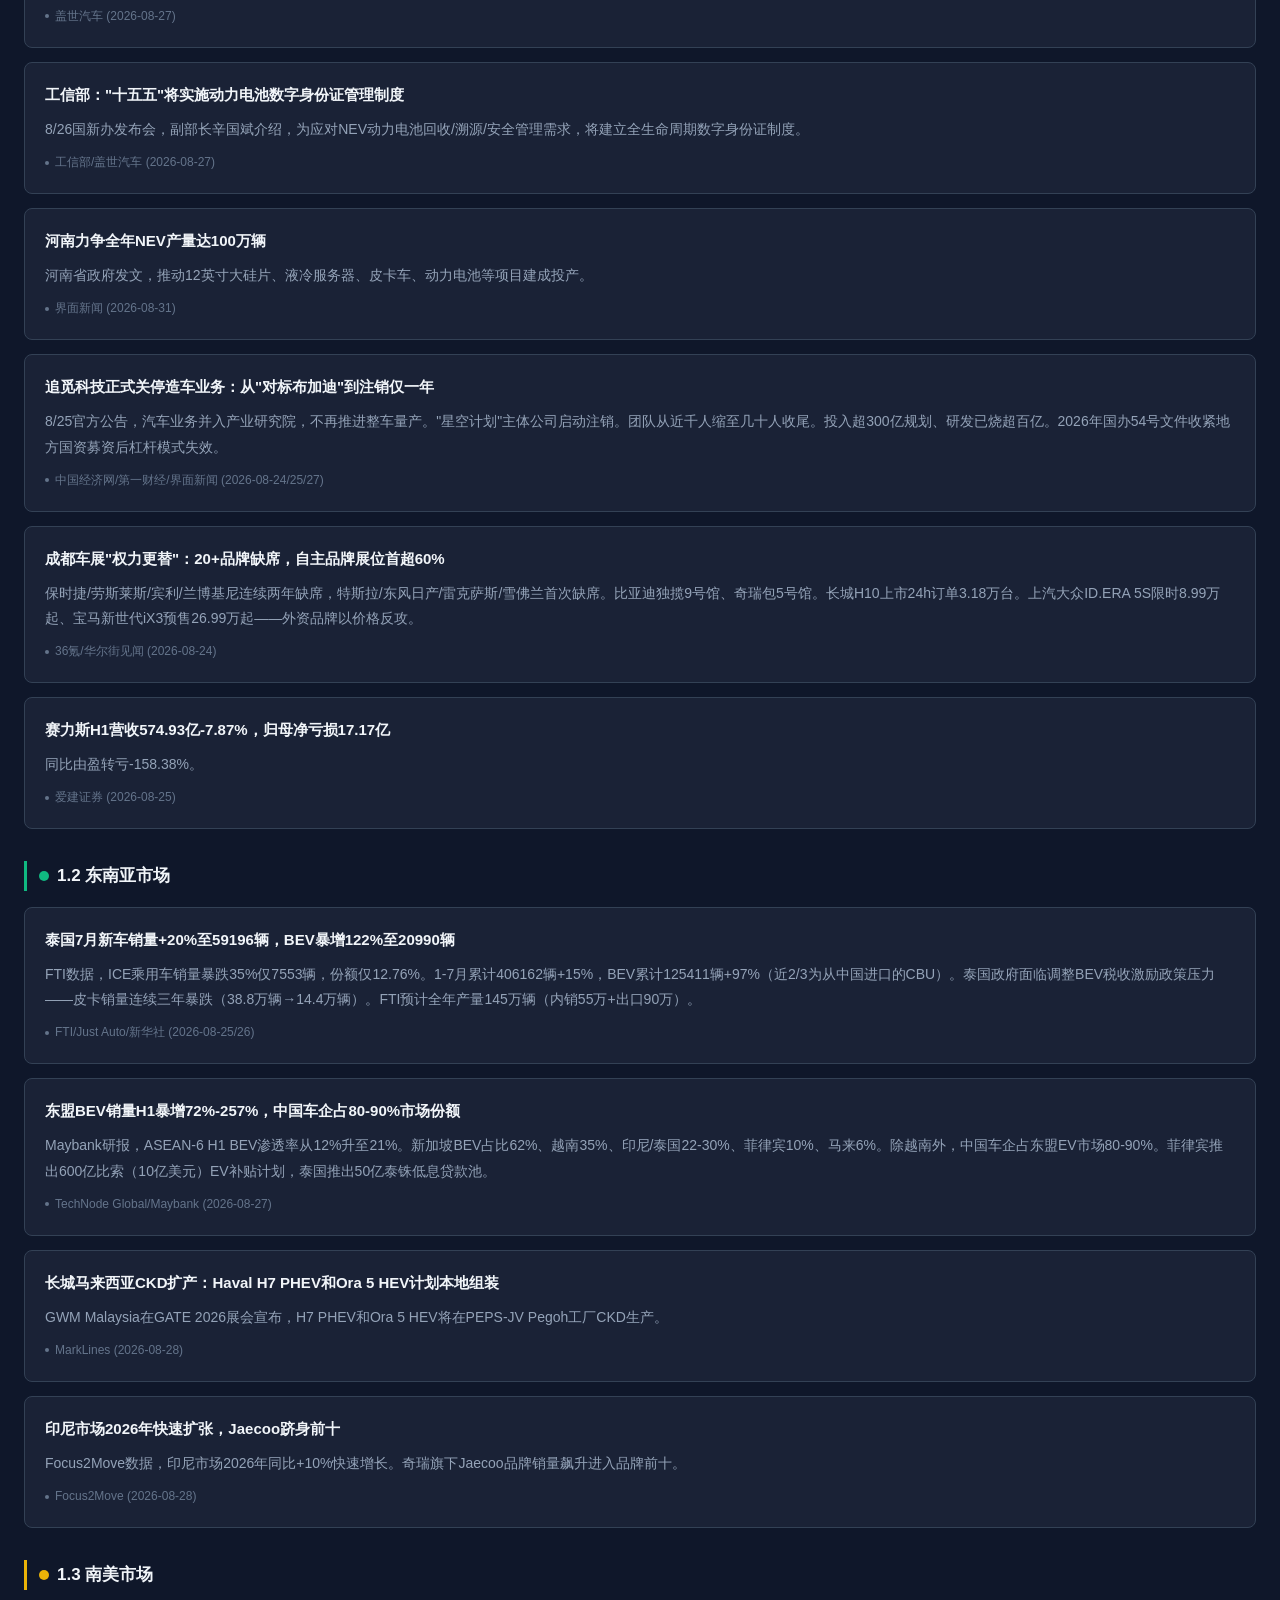
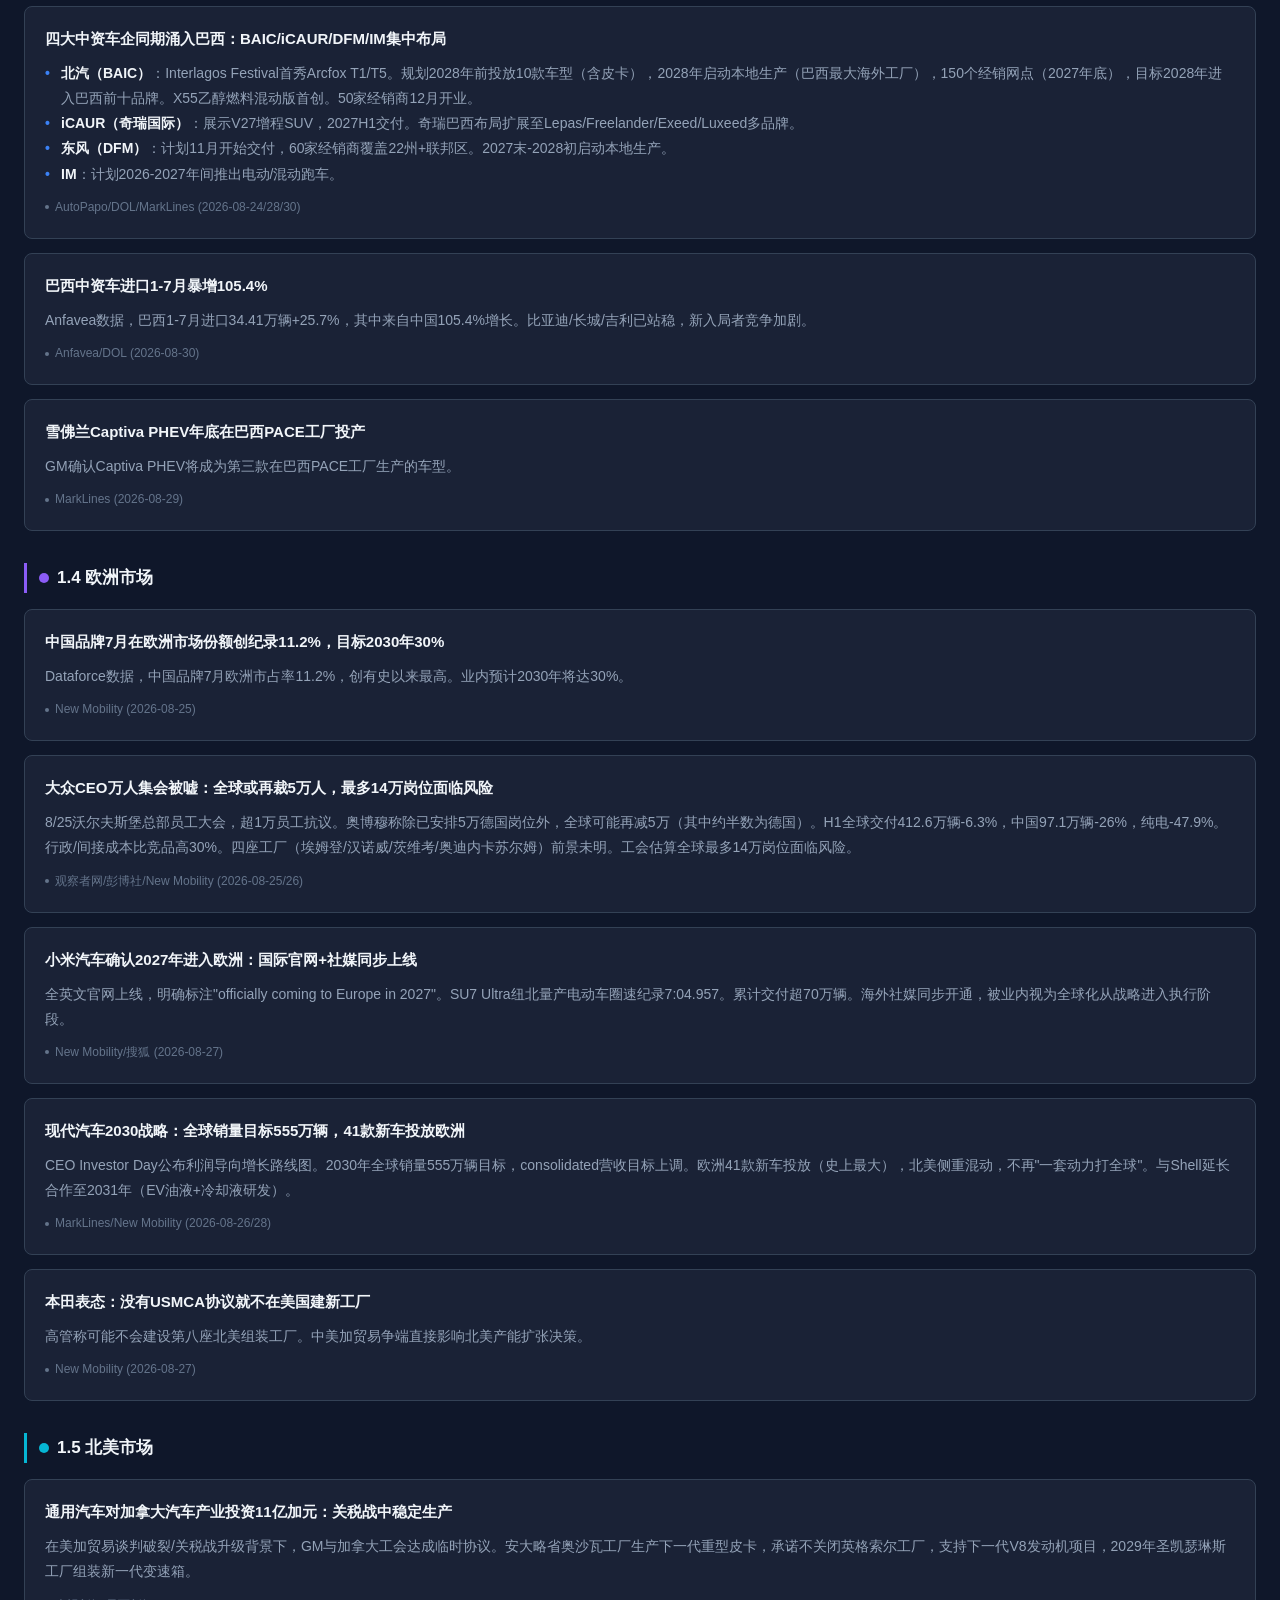
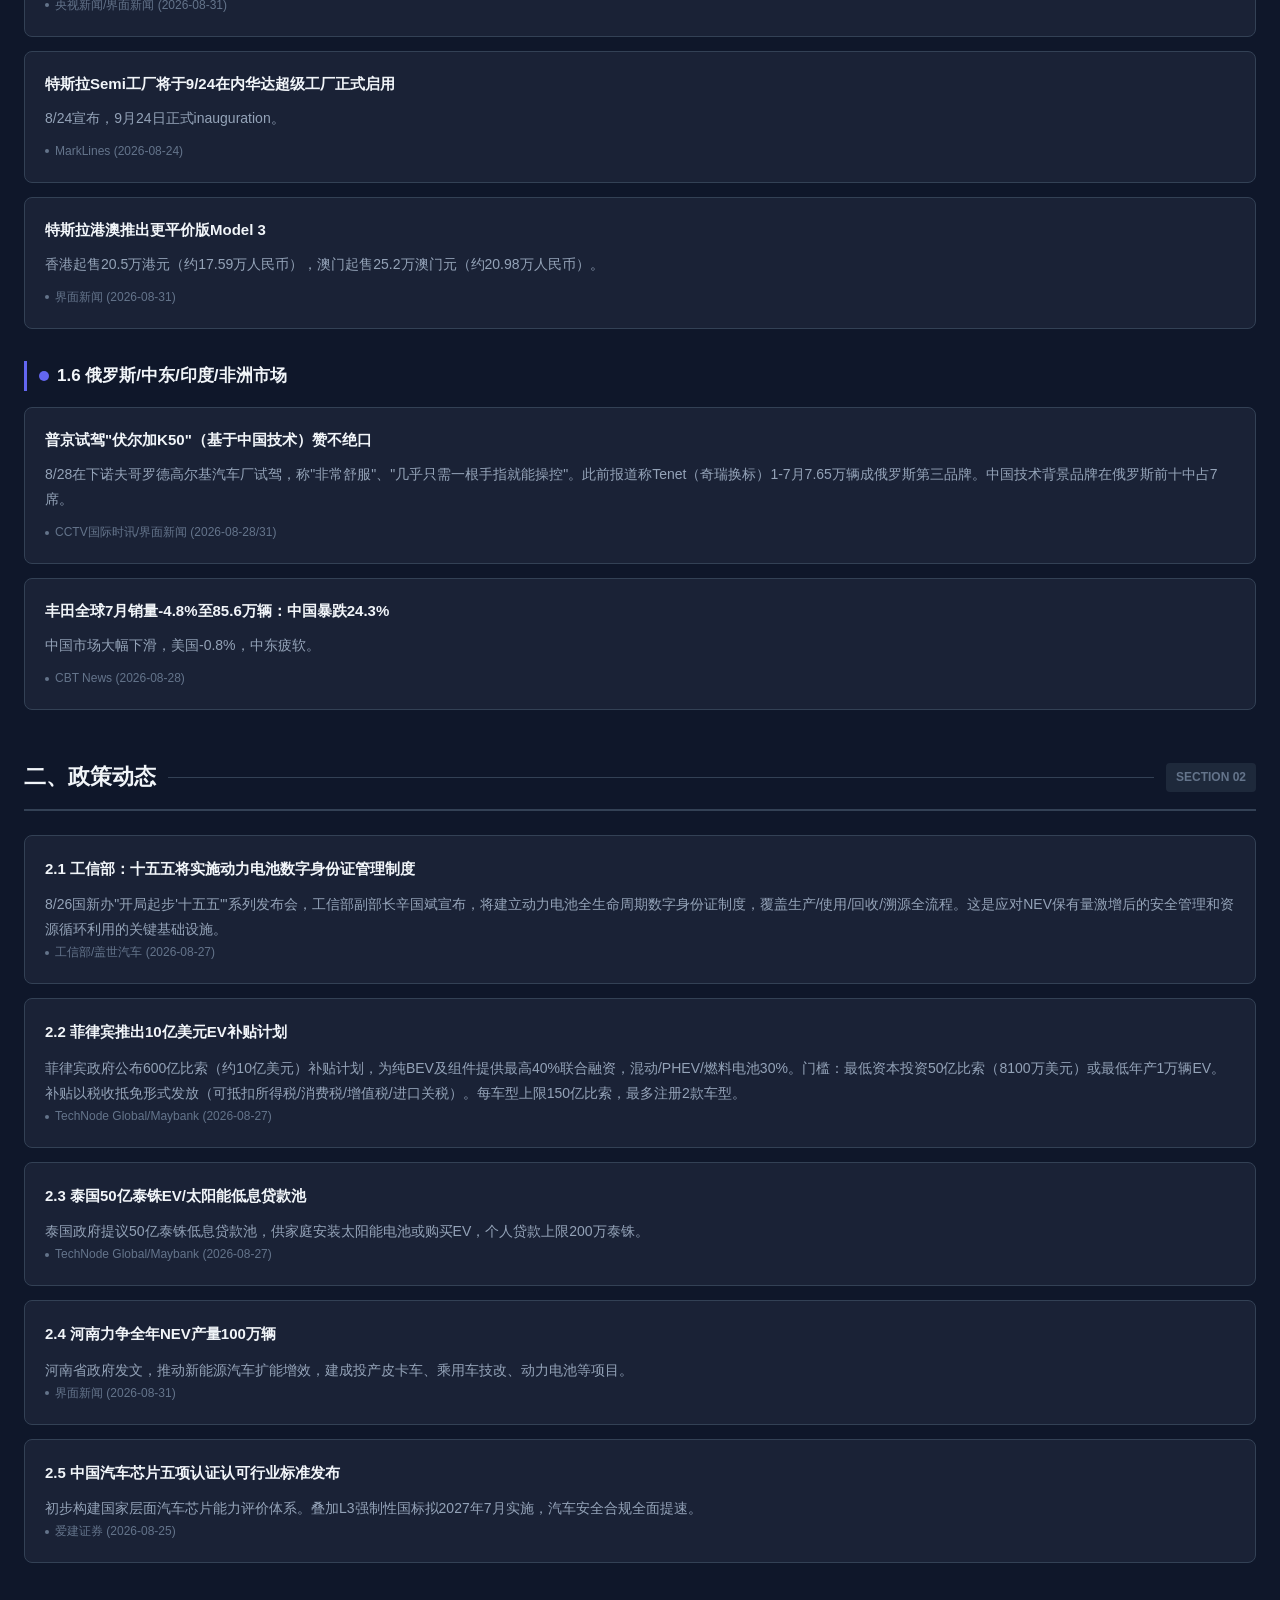
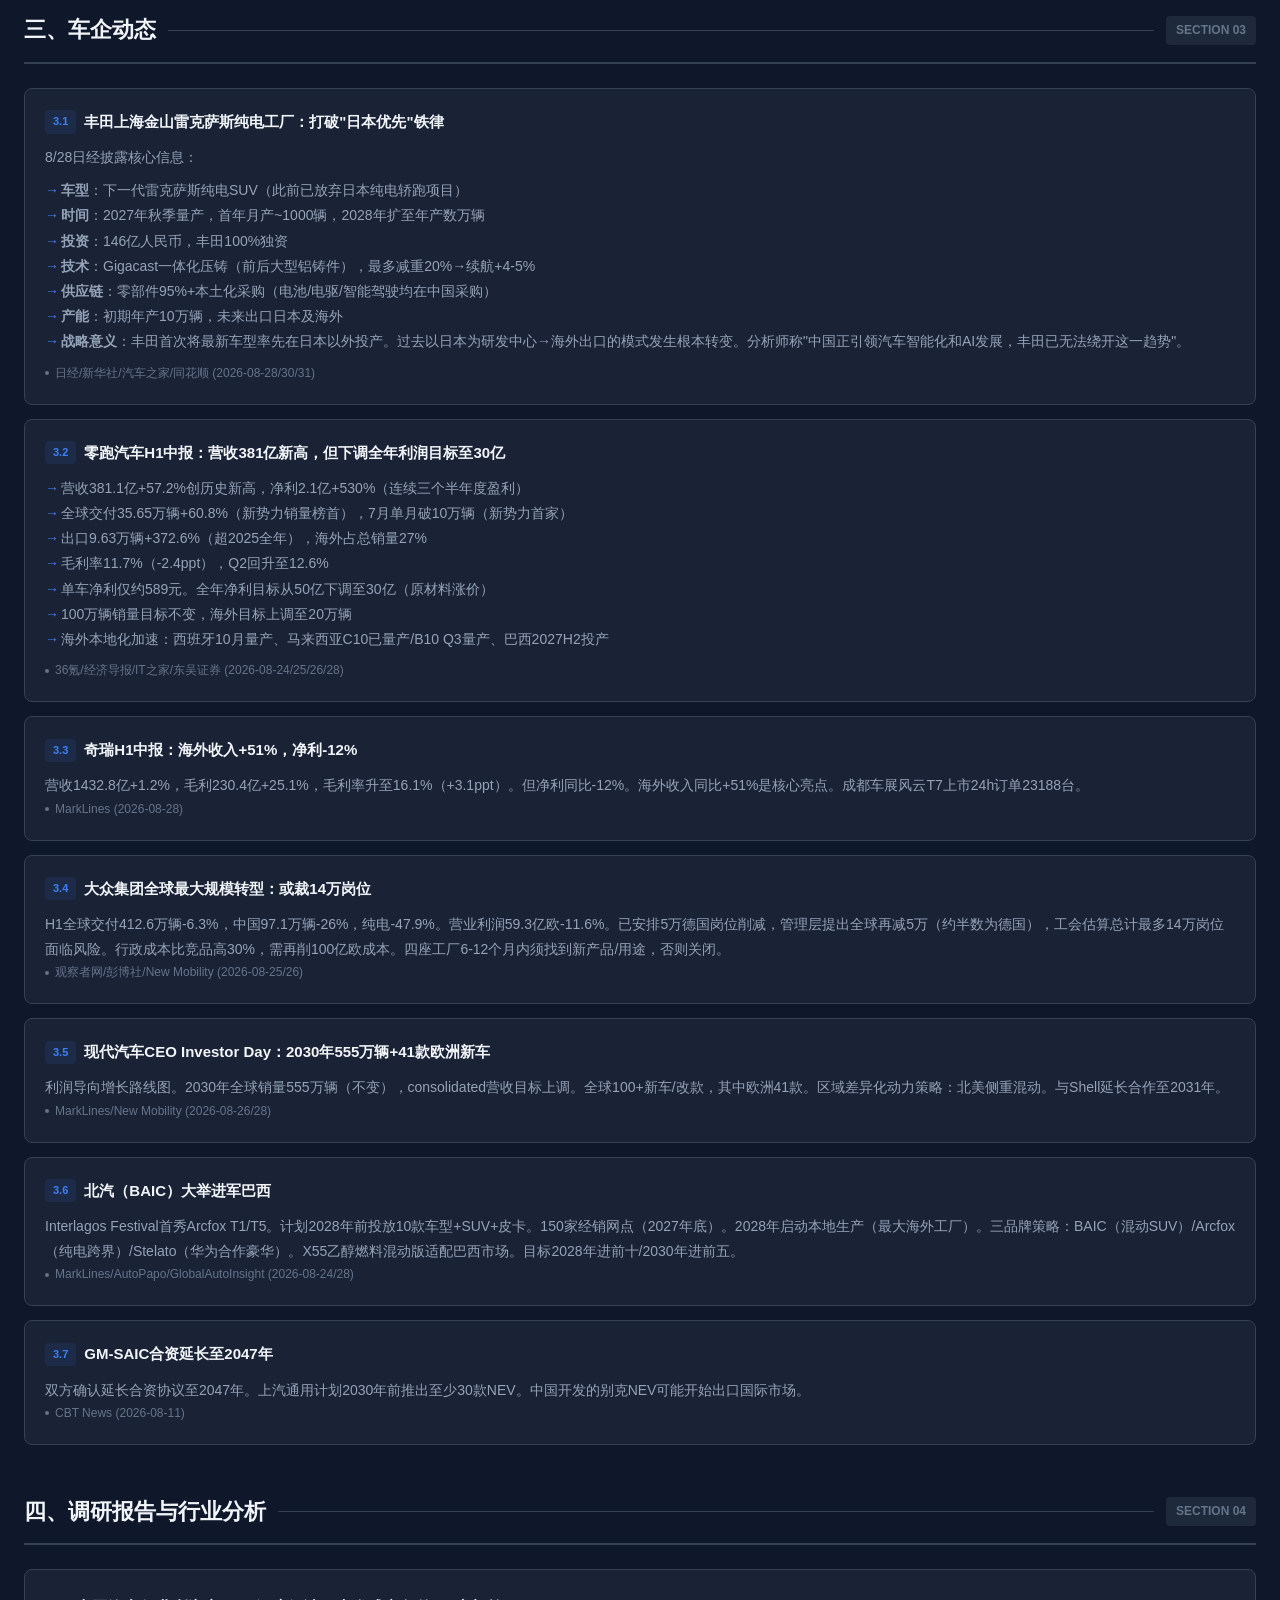
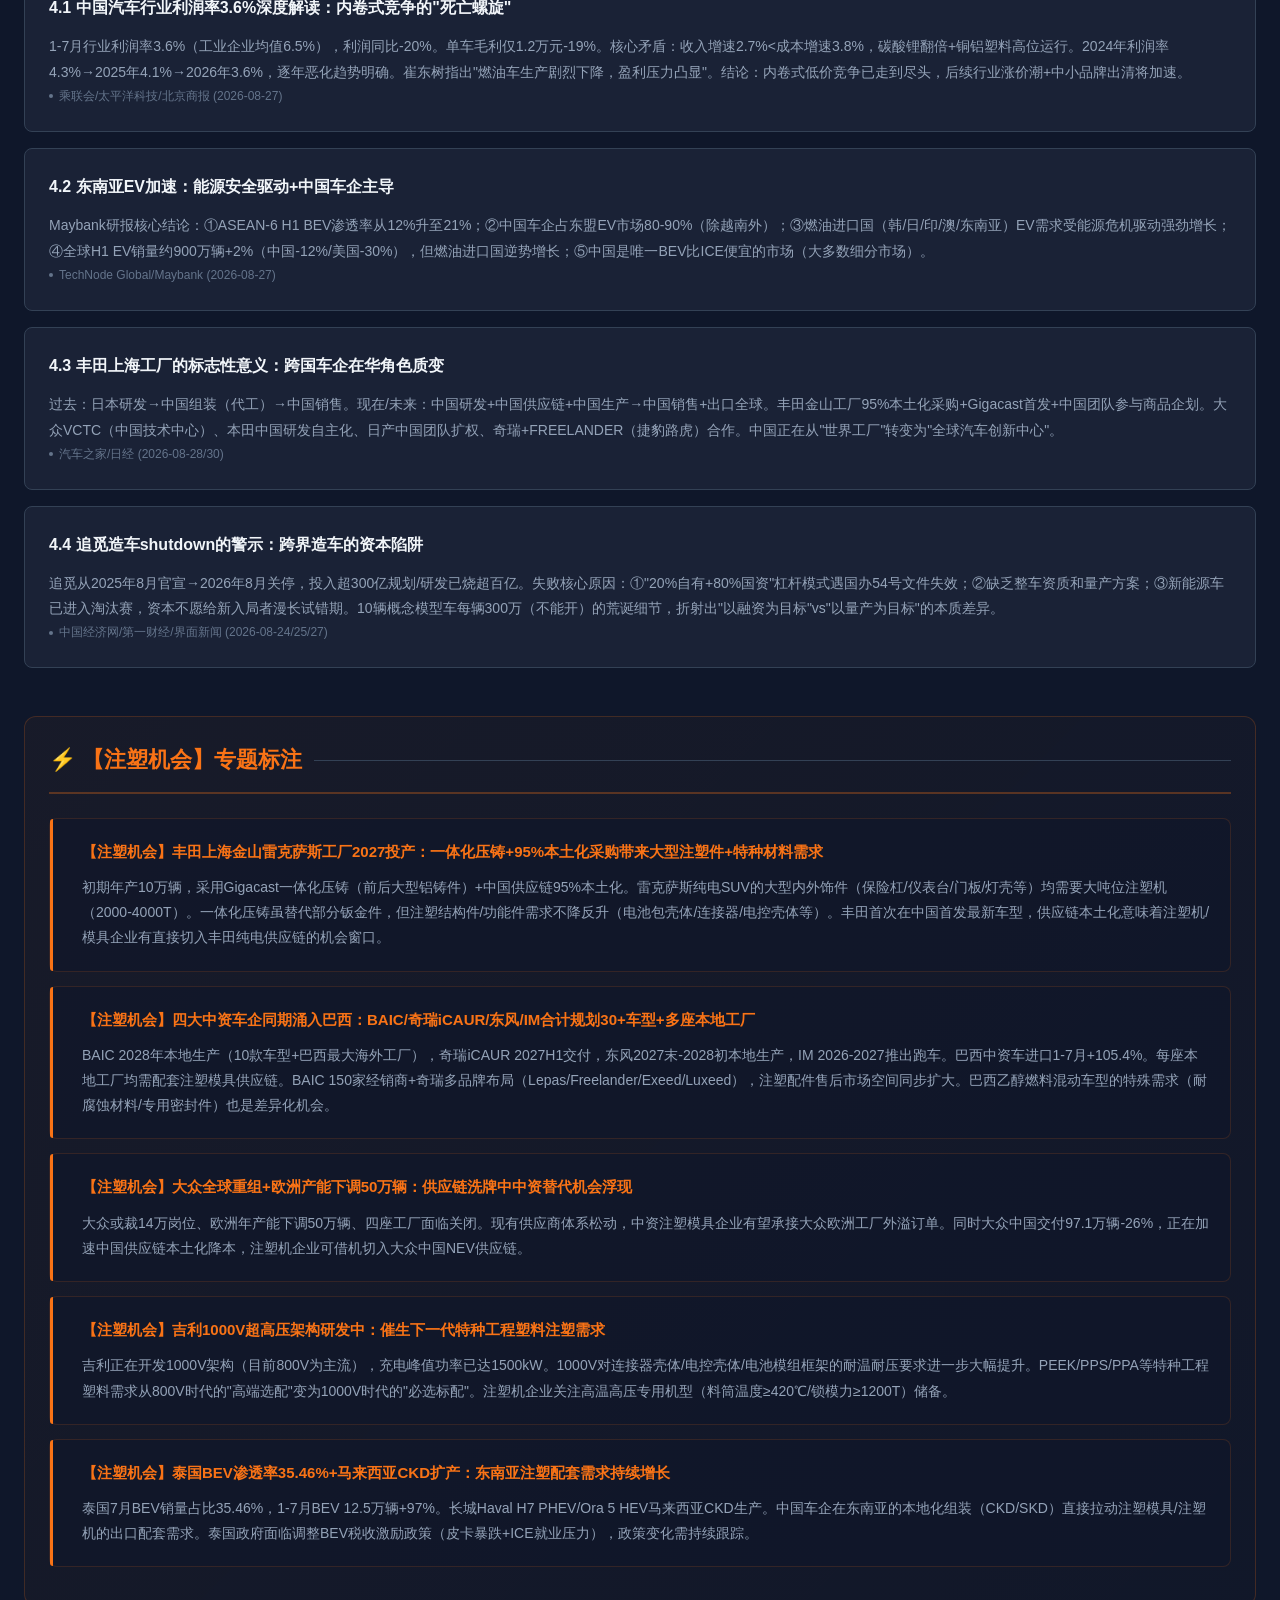
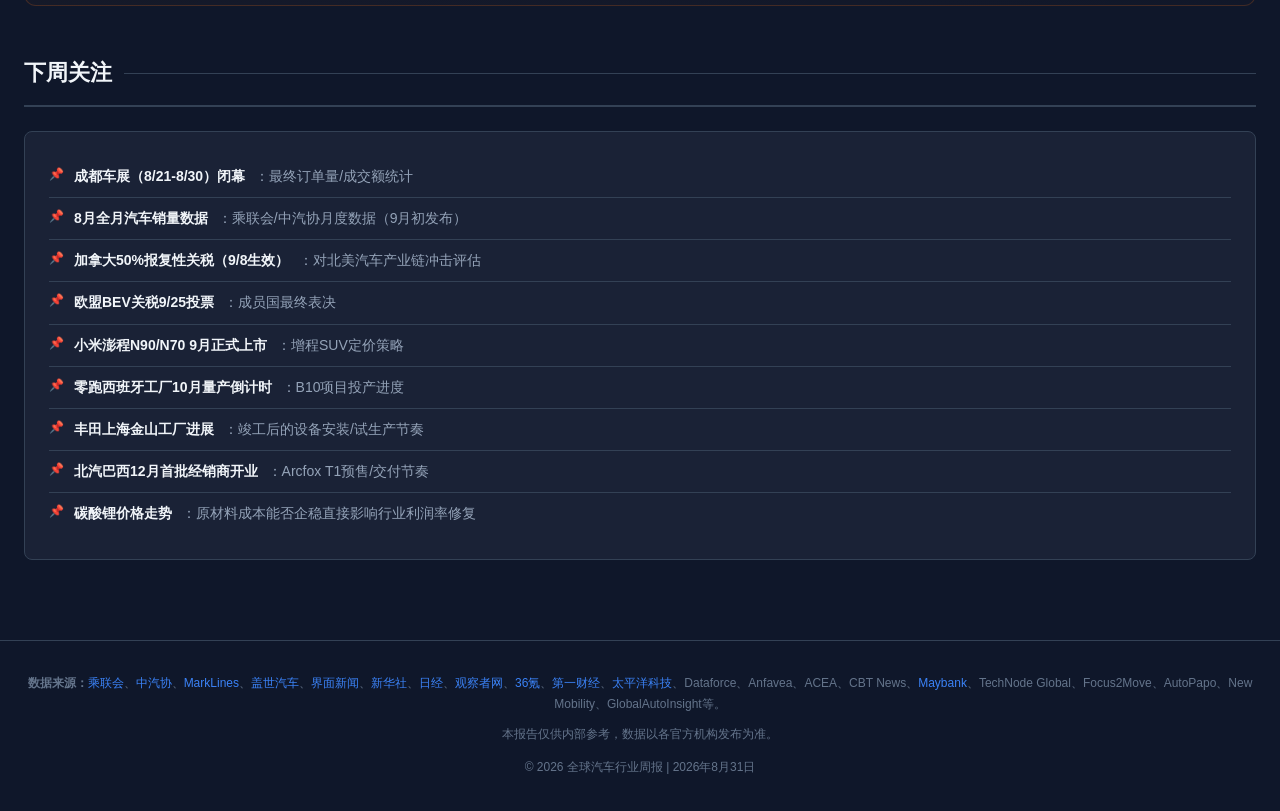
<file: assets/index (10).html>
<!doctype html>
<html lang="zh-CN">
<head>
<meta charset="UTF-8">
<meta name="viewport" content="width=device-width, initial-scale=1.0">
<title>全球汽车行业周报 | 2026年8月31日</title>
<meta name="description" content="2026年8月31日全球汽车行业深度周报,涵盖中国、东南亚、南美、欧洲、北美等区域市场动态、政策变化、车企动态及注塑行业机会分析">
<meta name="keywords" content="汽车行业,周报,市场分析,注塑机,新能源,政策动态">
<meta name="author" content="数据分析助手">
<meta property="og:title" content="全球汽车行业周报 | 2026年8月31日">
<meta property="og:description" content="2026年8月31日全球汽车行业深度周报,涵盖中国、东南亚、南美、欧洲、北美等区域市场动态、政策变化、车企动态及注塑行业机会分析">
<meta property="og:type" content="article">
<style>
*,*::before,*::after{box-sizing:border-box;margin:0;padding:0}
:root{
  --bg-primary:#0f172a;
  --bg-secondary:#1e293b;
  --bg-tertiary:#334155;
  --bg-card:#1a2236;
  --accent-blue:#3b82f6;
  --accent-orange:#f97316;
  --accent-orange-dim:#92400e;
  --text-primary:#f1f5f9;
  --text-secondary:#94a3b8;
  --text-muted:#64748b;
  --border-color:#334155;
  --border-light:#475569;
  --region-cn:#ef4444;
  --region-sea:#10b981;
  --region-sa:#eab308;
  --region-eu:#8b5cf6;
  --region-na:#06b6d4;
  --region-other:#6366f1;
  --radius:8px;
  --shadow:0 4px 24px rgba(0,0,0,.3);
  --transition:all .2s ease;
  
  /* Constants for JavaScript */
  --scroll-threshold:400;
  --nav-offset:100;
  --throttle-delay:100;
}
html{scroll-behavior:smooth;scroll-padding-top:80px}
body{
  font-family:-apple-system,BlinkMacSystemFont,"Segoe UI","PingFang SC","Hiragino Sans GB","Microsoft YaHei",sans-serif;
  background:var(--bg-primary);
  color:var(--text-primary);
  line-height:1.75;
  font-size:16px;
  -webkit-font-smoothing:antialiased;
}
a{color:var(--accent-blue);text-decoration:none;transition:var(--transition)}
a:hover{text-decoration:underline;color:#60a5fa}
a:focus-visible{outline:2px solid var(--accent-blue);outline-offset:2px;border-radius:2px}

/* Navigation */
.top-nav{
  position:sticky;top:0;z-index:1000;
  background:rgba(15,23,42,.92);
  backdrop-filter:blur(12px);
  border-bottom:1px solid var(--border-color);
  padding:0 24px;
}
.nav-inner{
  max-width:1280px;margin:0 auto;
  display:flex;align-items:center;gap:8px;
  height:56px;
  overflow-x:auto;
  scrollbar-width:none;
}
.nav-inner::-webkit-scrollbar{display:none}
.nav-brand{
  font-weight:700;font-size:14px;
  color:var(--accent-blue);
  white-space:nowrap;
  margin-right:16px;
  flex-shrink:0;
}
.nav-link{
  font-size:13px;color:var(--text-secondary);
  white-space:nowrap;padding:6px 12px;
  border-radius:6px;transition:var(--transition);
  flex-shrink:0;
}
.nav-link:hover{color:var(--text-primary);background:var(--bg-secondary);text-decoration:none}
.nav-link.active{color:var(--accent-blue);background:rgba(59,130,246,.1)}

/* Hero */
.hero{
  background:linear-gradient(135deg,#0f172a 0%,#1e293b 50%,#0f172a 100%);
  border-bottom:1px solid var(--border-color);
  padding:48px 24px 40px;
  text-align:center;
}
.hero-inner{max-width:900px;margin:0 auto}
.hero-badge{
  display:inline-block;
  font-size:12px;font-weight:600;
  color:var(--accent-blue);
  background:rgba(59,130,246,.12);
  border:1px solid rgba(59,130,246,.3);
  padding:4px 14px;border-radius:20px;
  margin-bottom:16px;letter-spacing:.5px;
}
.hero h1{
  font-size:clamp(24px,4vw,36px);
  font-weight:800;
  line-height:1.3;
  margin-bottom:12px;
  letter-spacing:-.5px;
}
.hero-meta{
  font-size:14px;color:var(--text-muted);
  display:flex;flex-wrap:wrap;justify-content:center;gap:16px;
}
.hero-meta span{white-space:nowrap}

/* Main container */
.container{max-width:1280px;margin:0 auto;padding:32px 24px}

/* Key Points Section */
.key-points{margin-bottom:48px}
.key-points-header{
  display:flex;align-items:center;gap:10px;
  margin-bottom:24px;
}
.key-points-header h2{
  font-size:20px;font-weight:700;
  color:var(--text-primary);
}
.key-points-header .line{flex:1;height:1px;background:var(--border-color)}
.kp-grid{
  display:grid;
  grid-template-columns:repeat(auto-fit,minmax(320px,1fr));
  gap:16px;
}
.kp-card{
  background:var(--bg-card);
  border:1px solid var(--border-color);
  border-radius:var(--radius);
  padding:20px;
  transition:var(--transition);
  position:relative;
  overflow:hidden;
  will-change:transform;
}
.kp-card:hover{
  border-color:var(--border-light);
  box-shadow:var(--shadow);
}
.kp-card:hover{
  transform:translateY(-2px);
}
.kp-card .kp-num{
  font-size:32px;font-weight:800;
  color:var(--bg-tertiary);
  position:absolute;top:8px;right:14px;
  line-height:1;
}
.kp-card h3{
  font-size:15px;font-weight:700;
  line-height:1.5;
  margin-bottom:10px;
  padding-right:40px;
  color:var(--text-primary);
}
.kp-card p{
  font-size:13px;color:var(--text-secondary);
  line-height:1.7;
}
.kp-card.injection{
  border-color:var(--accent-orange);
  background:linear-gradient(135deg,rgba(249,115,22,.06),rgba(249,115,22,.02));
}
.kp-card.injection::before{
  content:'';position:absolute;top:0;left:0;right:0;height:3px;
  background:linear-gradient(90deg,var(--accent-orange),#fb923c);
}
.kp-card.injection .kp-num{color:rgba(249,115,22,.2)}
.injection-badge{
  display:inline-flex;align-items:center;gap:4px;
  font-size:11px;font-weight:700;
  color:var(--accent-orange);
  background:rgba(249,115,22,.12);
  border:1px solid rgba(249,115,22,.3);
  padding:2px 8px;border-radius:4px;
  margin-bottom:8px;
}

/* Section */
.section{margin-bottom:48px}
.section-header{
  display:flex;align-items:center;gap:12px;
  margin-bottom:24px;
  padding-bottom:12px;
  border-bottom:2px solid var(--border-color);
}
.section-header h2{
  font-size:22px;font-weight:800;
  color:var(--text-primary);
  white-space:nowrap;
}
.section-header .sec-line{flex:1;height:1px;background:var(--border-color)}
.section-header .sec-num{
  font-size:12px;font-weight:700;
  color:var(--text-muted);
  background:var(--bg-secondary);
  padding:4px 10px;border-radius:4px;
}

/* Subsection */
.subsection{margin-bottom:32px}
.subsection-title{
  display:flex;align-items:center;gap:8px;
  font-size:17px;font-weight:700;
  margin-bottom:16px;
  padding-left:12px;
  border-left:3px solid var(--accent-blue);
}
.subsection-title .region-dot{
  width:10px;height:10px;border-radius:50%;
  flex-shrink:0;
}

/* News card */
.news-card{
  background:var(--bg-card);
  border:1px solid var(--border-color);
  border-radius:var(--radius);
  padding:20px;
  margin-bottom:14px;
  transition:var(--transition);
}
.news-card:hover{border-color:var(--border-light)}
.news-card h4{
  font-size:15px;font-weight:700;
  line-height:1.6;
  margin-bottom:10px;
  color:var(--text-primary);
}
.news-card .news-body{
  font-size:14px;color:var(--text-secondary);
  line-height:1.8;
  margin-bottom:10px;
}
.news-card .news-body strong{color:var(--text-primary)}
.news-source{
  font-size:12px;color:var(--text-muted);
  display:flex;align-items:center;gap:6px;
}
.news-source::before{
  content:'';display:inline-block;
  width:4px;height:4px;border-radius:50%;
  background:var(--text-muted);
}
.news-card ul{
  list-style:none;padding:0;margin:8px 0;
}
.news-card ul li{
  font-size:14px;color:var(--text-secondary);
  line-height:1.8;
  padding-left:16px;
  position:relative;
}
.news-card ul li::before{
  content:'•';position:absolute;left:0;
  color:var(--accent-blue);font-weight:700;
}

/* Region colors */
.region-cn .subsection-title{border-left-color:var(--region-cn)}
.region-cn .region-dot{background:var(--region-cn)}
.region-sea .subsection-title{border-left-color:var(--region-sea)}
.region-sea .region-dot{background:var(--region-sea)}
.region-sa .subsection-title{border-left-color:var(--region-sa)}
.region-sa .region-dot{background:var(--region-sa)}
.region-eu .subsection-title{border-left-color:var(--region-eu)}
.region-eu .region-dot{background:var(--region-eu)}
.region-na .subsection-title{border-left-color:var(--region-na)}
.region-na .region-dot{background:var(--region-na)}
.region-other .subsection-title{border-left-color:var(--region-other)}
.region-other .region-dot{background:var(--region-other)}

/* Policy section */
.policy-card{
  background:var(--bg-card);
  border:1px solid var(--border-color);
  border-radius:var(--radius);
  padding:20px;
  margin-bottom:14px;
}
.policy-card h3{
  font-size:15px;font-weight:700;
  color:var(--text-primary);
  margin-bottom:10px;
}
.policy-card p{
  font-size:14px;color:var(--text-secondary);
  line-height:1.8;
}

/* OEM section */
.oem-card{
  background:var(--bg-card);
  border:1px solid var(--border-color);
  border-radius:var(--radius);
  padding:20px;
  margin-bottom:14px;
}
.oem-card h3{
  font-size:15px;font-weight:700;
  color:var(--text-primary);
  margin-bottom:10px;
  display:flex;align-items:center;gap:8px;
}
.oem-card h3 .oem-tag{
  font-size:11px;font-weight:600;
  color:var(--accent-blue);
  background:rgba(59,130,246,.1);
  padding:2px 8px;border-radius:4px;
}
.oem-card p,.oem-card li{
  font-size:14px;color:var(--text-secondary);
  line-height:1.8;
}
.oem-card ul{list-style:none;padding:0;margin:8px 0}
.oem-card ul li{padding-left:16px;position:relative}
.oem-card ul li::before{content:'→';position:absolute;left:0;color:var(--accent-blue)}

/* Injection opportunity section */
.injection-section{
  background:linear-gradient(135deg,rgba(249,115,22,.04),rgba(249,115,22,.01));
  border:1px solid rgba(249,115,22,.2);
  border-radius:12px;
  padding:24px;
  margin-bottom:48px;
}
.injection-section .section-header{
  border-bottom-color:rgba(249,115,22,.3);
}
.injection-section .section-header h2{color:var(--accent-orange)}
.inj-card{
  background:rgba(15,23,42,.6);
  border:1px solid rgba(249,115,22,.15);
  border-radius:var(--radius);
  padding:20px;
  margin-bottom:14px;
  position:relative;
}
.inj-card::before{
  content:'';position:absolute;top:0;left:0;bottom:0;width:3px;
  background:var(--accent-orange);border-radius:3px 0 0 3px;
}
.inj-card h3{
  font-size:15px;font-weight:700;
  color:var(--accent-orange);
  margin-bottom:10px;
  padding-left:12px;
}
.inj-card p{
  font-size:14px;color:var(--text-secondary);
  line-height:1.8;
  padding-left:12px;
}

/* Research section */
.research-card{
  background:var(--bg-card);
  border:1px solid var(--border-color);
  border-radius:var(--radius);
  padding:24px;
  margin-bottom:16px;
}
.research-card h3{
  font-size:16px;font-weight:700;
  color:var(--text-primary);
  margin-bottom:12px;
}
.research-card p{
  font-size:14px;color:var(--text-secondary);
  line-height:1.85;
}

/* Next week */
.next-week{
  background:var(--bg-card);
  border:1px solid var(--border-color);
  border-radius:var(--radius);
  padding:24px;
}
.next-week ul{list-style:none;padding:0}
.next-week ul li{
  font-size:14px;color:var(--text-secondary);
  line-height:1.8;
  padding:8px 0;
  border-bottom:1px solid var(--border-color);
  display:flex;align-items:flex-start;gap:10px;
}
.next-week ul li:last-child{border-bottom:none}
.next-week ul li::before{
  content:'📌';flex-shrink:0;font-size:12px;
}
.next-week ul li strong{color:var(--text-primary)}

/* Footer */
.footer{
  border-top:1px solid var(--border-color);
  padding:32px 24px;
  text-align:center;
}
.footer p{font-size:12px;color:var(--text-muted);line-height:1.8}

/* Back to top */
.back-top{
  position:fixed;bottom:24px;right:24px;
  width:40px;height:40px;
  background:var(--accent-blue);
  border:none;border-radius:50%;
  color:#fff;font-size:18px;
  cursor:pointer;
  opacity:0;visibility:hidden;
  transition:var(--transition);
  z-index:999;
  display:flex;align-items:center;justify-content:center;
  box-shadow:0 4px 12px rgba(59,130,246,.4);
  will-change:transform;
}
.back-top.visible{opacity:1;visibility:visible}
.back-top:hover{transform:translateY(-2px);box-shadow:0 6px 20px rgba(59,130,246,.5)}

/* Responsive */
@media(max-width:768px){
  .hero{padding:32px 16px 24px}
  .hero h1{font-size:22px}
  .hero-meta{font-size:12px;gap:8px}
  .container{padding:20px 16px}
  .kp-grid{grid-template-columns:1fr}
  .section-header h2{font-size:18px}
  .subsection-title{font-size:15px}
  .news-card{padding:16px}
  .injection-section{padding:16px}
  .nav-brand{font-size:12px;margin-right:8px}
  .nav-link{font-size:12px;padding:4px 8px}
}
@media(max-width:480px){
  body{font-size:15px}
  .hero h1{font-size:20px}
  .kp-card{padding:16px}
  .kp-card h3{font-size:14px}
  .news-card h4{font-size:14px}
}

/* Print */
@media(prefers-reduced-motion:reduce){
  *,*::before,*::after{animation-duration:.01ms!important;animation-iteration-count:1!important;transition-duration:.01ms!important;scroll-behavior:auto!important}
}
@media print{
  .top-nav,.back-top{display:none!important}
  body{background:#fff;color:#111;font-size:12px}
  .hero{background:#fff;border-bottom:2px solid #111;padding:20px 0}
  .hero h1{color:#111}
  .hero-meta{color:#444}
  .container{padding:16px 0}
  .kp-card,.news-card,.policy-card,.oem-card,.inj-card,.research-card,.next-week{
    background:#fff;border:1px solid #ddd;color:#111;
    break-inside:avoid;
  }
  .kp-card h3,.news-card h4,.policy-card h4,.oem-card h4,.inj-card h4,.research-card h4{color:#111}
  .kp-card p,.news-card .news-body,.policy-card p,.oem-card p,.inj-card p,.research-card p{color:#333}
  .news-source{color:#666}
  .section{break-inside:avoid}
  .injection-section{background:#fff;border-color:#f97316}
  a{color:#111;text-decoration:underline}
  a[href]::after{content:" (" attr(href) ")";font-size:10px;color:#666}
}
</style>
</head>
<body>

<!-- Navigation -->
<nav class="top-nav" role="navigation" aria-label="页面导航">
<div class="nav-inner">
  <span class="nav-brand">🚗 汽车周报</span>
  <a href="#overview" class="nav-link" title="本周总览">本周总览</a>
  <a href="#china" class="nav-link" title="中国市场">中国</a>
  <a href="#sea" class="nav-link" title="东南亚市场">东南亚</a>
  <a href="#sa" class="nav-link" title="南美市场">南美</a>
  <a href="#eu" class="nav-link" title="欧洲市场">欧洲</a>
  <a href="#na" class="nav-link" title="北美市场">北美</a>
  <a href="#other" class="nav-link" title="其他市场">其他市场</a>
  <a href="#policy" class="nav-link" title="政策动态">政策</a>
  <a href="#oem" class="nav-link" title="车企动态">车企</a>
  <a href="#research" class="nav-link" title="调研报告">调研</a>
  <a href="#injection" class="nav-link" style="color:var(--accent-orange)" title="注塑机会">⚡注塑机会</a>
  <a href="#nextweek" class="nav-link" title="下周关注">下周</a>
</div>
</nav>

<!-- Hero -->
<header class="hero" id="top">
<div class="hero-inner">
  <span class="hero-badge">WEEKLY REPORT</span>
  <h1>全球汽车行业周报</h1>
  <div class="hero-meta">
    <span>📅 2026年8月31日（周日）</span>
    <span>📊 数据周期：8月24日 - 8月31日</span>
    <span>🏢 编制：数据分析助手</span>
  </div>
</div>
</header>

<main class="container">

<!-- Key Points -->
<section class="key-points" id="overview">
<div class="key-points-header">
  <h2>🔥 本周核心看点</h2>
  <span class="line"></span>
</div>
<div class="kp-grid">

<div class="kp-card">
  <span class="kp-num">01</span>
  <h3>丰田打破"日本优先"铁律：下一代雷克萨斯纯电SUV将在上海率先量产</h3>
  <p>8/28日经披露，丰田计划2027年秋季在上海金山工厂生产下一代雷克萨斯纯电SUV，首年月产约1000辆，2028年起扩至年产数万辆。采用Gigacast一体化压铸技术，零部件95%本土化采购。这是丰田首次将最新EV车型率先在日本以外投产，标志着跨国车企在华角色从"代工"转向"创新策源地"。</p>
</div>

<div class="kp-card">
  <span class="kp-num">02</span>
  <h3>中国汽车行业利润率跌至3.6%：1-7月利润同比降20%，单车毛利仅1.2万元</h3>
  <p>乘联会崔东树数据，1-7月行业收入60780亿+2.7%、成本54058亿+3.8%、利润2162亿-20%。利润率3.6%远低于工业企业均值6.5%。7月单月利润率仅2.4%。碳酸锂/铜/铝/塑料等原材料全面涨价是主因，行业"内卷式竞争"正在加速中小品牌出清。</p>
</div>

<div class="kp-card">
  <span class="kp-num">03</span>
  <h3>大众集团或再裁5万人+工人万人集会对峙CEO：全球最多14万岗位面临风险</h3>
  <p>CEO奥博穆8/25在沃尔夫斯堡总部承认，除已安排的5万个德国岗位外，全球可能再减5万。超1万员工集会抗议、嘘声不断。大众H1全球交付412.6万辆-6.3%、中国交付97.1万辆-26%。工会估算全球最多14万岗位面临风险，被称为"大众史上最大规模转型计划"。</p>
</div>

<div class="kp-card">
  <span class="kp-num">04</span>
  <h3>小米汽车正式确认2027年进入欧洲：官网社媒同步上线，进入执行阶段</h3>
  <p>小米汽车国际官网上线，明确标注"officially coming to Europe in 2027"。海外社媒同步开通。SU7 Ultra纽北量产电动车圈速纪录7:04.957、累计交付超70万辆为背书。</p>
</div>

<div class="kp-card injection">
  <span class="kp-num">05</span>
  <span class="injection-badge">⚡ 注塑机会</span>
  <h3>丰田上海雷克萨斯工厂+中资车企巴西集群式涌入+大众全球重组：注塑配套需求多线爆发</h3>
  <p>丰田上海金山雷克萨斯新能源工厂2027年投产（初期10万辆/年），一体化压铸+95%本土化采购带来大型注塑件+特种材料需求；北汽/奇瑞iCAUR/东风/IM四大中资车企同期涌入巴西市场（合计规划30+车型/多座本地工厂），注塑机配套需求窗口集中开启；大众全球或裁14万岗位+欧洲产能下调50万辆，供应链洗牌中中资替代机会浮现。</p>
</div>

</div>
</section>

<!-- Section 1: Regional Markets -->
<section class="section" id="regional">
<div class="section-header">
  <h2>一、各地市场新闻动态</h2>
  <span class="sec-line"></span>
  <span class="sec-num">SECTION 01</span>
</div>

<!-- 1.1 China -->
<div class="subsection region-cn" id="china">
<h3 class="subsection-title"><span class="region-dot"></span>1.1 中国市场</h3>

<div class="news-card">
  <h4>8月车市底部蓄力：NEV渗透率64.3%，但整体销量同比-22%</h4>
  <div class="news-body">乘联会数据，8/1-8/23全国乘用车零售62.8万辆同比-22%，NEV零售39.9万辆同比-15%，渗透率64.3%。累计1-8月零售1112.9万辆同比-20%。NEV批发渗透率已达70.5%。纯燃油车产量8月同比暴跌59%，自主品牌NEV渗透率73.5% vs 合资品牌仅6.2%。</div>
  <span class="news-source">CPCA/Global China EV (2026-08-27)</span>
</div>

<div class="news-card">
  <h4>1-7月汽车行业利润率3.6%创新低：利润同比降20%，单车毛利仅1.2万元</h4>
  <div class="news-body">崔东树数据，收入60780亿+2.7%，成本54058亿+3.8%（成本增速>收入增速），利润2162亿-20%。单车收入34.5万+5.3%，单车成本30.7万+6.5%，单车毛利1.2万-19%。碳酸锂价格短期翻倍+大宗商品高位运行是主因。7月单月利润率2.4%。</div>
  <span class="news-source">乘联会/北京商报/太平洋科技 (2026-08-27)</span>
</div>

<div class="news-card">
  <h4>长城汽车H1营收1021亿+10.58%，海外成核心增长引擎</h4>
  <div class="news-body">上半年整车销量57.58万辆+1.22%。海外业务已成拉动增长的核心引擎。成都车展长城H10上市24小时大定订单破31826台，"大家庭方盒子SUV"定位精准。</div>
  <span class="news-source">智通财经/长城汽车公告 (2026-08-25/27)</span>
</div>

<div class="news-card">
  <h4>广汽集团冯兴亚再会华为任正非：启境品牌深化合作</h4>
  <div class="news-body">8/24在深圳第二次高规格会晤。首次会面为启境品牌定方向，本次聚焦华为乾崑智驾赋能的量产落地推进。成都车展"华系车"密集申领L3测试牌照。</div>
  <span class="news-source">盖世汽车 (2026-08-27)</span>
</div>

<div class="news-card">
  <h4>工信部："十五五"将实施动力电池数字身份证管理制度</h4>
  <div class="news-body">8/26国新办发布会，副部长辛国斌介绍，为应对NEV动力电池回收/溯源/安全管理需求，将建立全生命周期数字身份证制度。</div>
  <span class="news-source">工信部/盖世汽车 (2026-08-27)</span>
</div>

<div class="news-card">
  <h4>河南力争全年NEV产量达100万辆</h4>
  <div class="news-body">河南省政府发文，推动12英寸大硅片、液冷服务器、皮卡车、动力电池等项目建成投产。</div>
  <span class="news-source">界面新闻 (2026-08-31)</span>
</div>

<div class="news-card">
  <h4>追觅科技正式关停造车业务：从"对标布加迪"到注销仅一年</h4>
  <div class="news-body">8/25官方公告，汽车业务并入产业研究院，不再推进整车量产。"星空计划"主体公司启动注销。团队从近千人缩至几十人收尾。投入超300亿规划、研发已烧超百亿。2026年国办54号文件收紧地方国资募资后杠杆模式失效。</div>
  <span class="news-source">中国经济网/第一财经/界面新闻 (2026-08-24/25/27)</span>
</div>

<div class="news-card">
  <h4>成都车展"权力更替"：20+品牌缺席，自主品牌展位首超60%</h4>
  <div class="news-body">保时捷/劳斯莱斯/宾利/兰博基尼连续两年缺席，特斯拉/东风日产/雷克萨斯/雪佛兰首次缺席。比亚迪独揽9号馆、奇瑞包5号馆。长城H10上市24h订单3.18万台。上汽大众ID.ERA 5S限时8.99万起、宝马新世代iX3预售26.99万起——外资品牌以价格反攻。</div>
  <span class="news-source">36氪/华尔街见闻 (2026-08-24)</span>
</div>

<div class="news-card">
  <h4>赛力斯H1营收574.93亿-7.87%，归母净亏损17.17亿</h4>
  <div class="news-body">同比由盈转亏-158.38%。</div>
  <span class="news-source">爱建证券 (2026-08-25)</span>
</div>
</div>

<!-- 1.2 Southeast Asia -->
<div class="subsection region-sea" id="sea">
<h3 class="subsection-title"><span class="region-dot"></span>1.2 东南亚市场</h3>

<div class="news-card">
  <h4>泰国7月新车销量+20%至59196辆，BEV暴增122%至20990辆</h4>
  <div class="news-body">FTI数据，ICE乘用车销量暴跌35%仅7553辆，份额仅12.76%。1-7月累计406162辆+15%，BEV累计125411辆+97%（近2/3为从中国进口的CBU）。泰国政府面临调整BEV税收激励政策压力——皮卡销量连续三年暴跌（38.8万辆→14.4万辆）。FTI预计全年产量145万辆（内销55万+出口90万）。</div>
  <span class="news-source">FTI/Just Auto/新华社 (2026-08-25/26)</span>
</div>

<div class="news-card">
  <h4>东盟BEV销量H1暴增72%-257%，中国车企占80-90%市场份额</h4>
  <div class="news-body">Maybank研报，ASEAN-6 H1 BEV渗透率从12%升至21%。新加坡BEV占比62%、越南35%、印尼/泰国22-30%、菲律宾10%、马来6%。除越南外，中国车企占东盟EV市场80-90%。菲律宾推出600亿比索（10亿美元）EV补贴计划，泰国推出50亿泰铢低息贷款池。</div>
  <span class="news-source">TechNode Global/Maybank (2026-08-27)</span>
</div>

<div class="news-card">
  <h4>长城马来西亚CKD扩产：Haval H7 PHEV和Ora 5 HEV计划本地组装</h4>
  <div class="news-body">GWM Malaysia在GATE 2026展会宣布，H7 PHEV和Ora 5 HEV将在PEPS-JV Pegoh工厂CKD生产。</div>
  <span class="news-source">MarkLines (2026-08-28)</span>
</div>

<div class="news-card">
  <h4>印尼市场2026年快速扩张，Jaecoo跻身前十</h4>
  <div class="news-body">Focus2Move数据，印尼市场2026年同比+10%快速增长。奇瑞旗下Jaecoo品牌销量飙升进入品牌前十。</div>
  <span class="news-source">Focus2Move (2026-08-28)</span>
</div>
</div>

<!-- 1.3 South America -->
<div class="subsection region-sa" id="sa">
<h3 class="subsection-title"><span class="region-dot"></span>1.3 南美市场</h3>

<div class="news-card">
  <h4>四大中资车企同期涌入巴西：BAIC/iCAUR/DFM/IM集中布局</h4>
  <div class="news-body">
    <ul>
      <li><strong>北汽（BAIC）</strong>：Interlagos Festival首秀Arcfox T1/T5。规划2028年前投放10款车型（含皮卡），2028年启动本地生产（巴西最大海外工厂），150个经销网点（2027年底），目标2028年进入巴西前十品牌。X55乙醇燃料混动版首创。50家经销商12月开业。</li>
      <li><strong>iCAUR（奇瑞国际）</strong>：展示V27增程SUV，2027H1交付。奇瑞巴西布局扩展至Lepas/Freelander/Exeed/Luxeed多品牌。</li>
      <li><strong>东风（DFM）</strong>：计划11月开始交付，60家经销商覆盖22州+联邦区。2027末-2028初启动本地生产。</li>
      <li><strong>IM</strong>：计划2026-2027年间推出电动/混动跑车。</li>
    </ul>
  </div>
  <span class="news-source">AutoPapo/DOL/MarkLines (2026-08-24/28/30)</span>
</div>

<div class="news-card">
  <h4>巴西中资车进口1-7月暴增105.4%</h4>
  <div class="news-body">Anfavea数据，巴西1-7月进口34.41万辆+25.7%，其中来自中国105.4%增长。比亚迪/长城/吉利已站稳，新入局者竞争加剧。</div>
  <span class="news-source">Anfavea/DOL (2026-08-30)</span>
</div>

<div class="news-card">
  <h4>雪佛兰Captiva PHEV年底在巴西PACE工厂投产</h4>
  <div class="news-body">GM确认Captiva PHEV将成为第三款在巴西PACE工厂生产的车型。</div>
  <span class="news-source">MarkLines (2026-08-29)</span>
</div>
</div>

<!-- 1.4 Europe -->
<div class="subsection region-eu" id="eu">
<h3 class="subsection-title"><span class="region-dot"></span>1.4 欧洲市场</h3>

<div class="news-card">
  <h4>中国品牌7月在欧洲市场份额创纪录11.2%，目标2030年30%</h4>
  <div class="news-body">Dataforce数据，中国品牌7月欧洲市占率11.2%，创有史以来最高。业内预计2030年将达30%。</div>
  <span class="news-source">New Mobility (2026-08-25)</span>
</div>

<div class="news-card">
  <h4>大众CEO万人集会被嘘：全球或再裁5万人，最多14万岗位面临风险</h4>
  <div class="news-body">8/25沃尔夫斯堡总部员工大会，超1万员工抗议。奥博穆称除已安排5万德国岗位外，全球可能再减5万（其中约半数为德国）。H1全球交付412.6万辆-6.3%，中国97.1万辆-26%，纯电-47.9%。行政/间接成本比竞品高30%。四座工厂（埃姆登/汉诺威/茨维考/奥迪内卡苏尔姆）前景未明。工会估算全球最多14万岗位面临风险。</div>
  <span class="news-source">观察者网/彭博社/New Mobility (2026-08-25/26)</span>
</div>

<div class="news-card">
  <h4>小米汽车确认2027年进入欧洲：国际官网+社媒同步上线</h4>
  <div class="news-body">全英文官网上线，明确标注"officially coming to Europe in 2027"。SU7 Ultra纽北量产电动车圈速纪录7:04.957。累计交付超70万辆。海外社媒同步开通，被业内视为全球化从战略进入执行阶段。</div>
  <span class="news-source">New Mobility/搜狐 (2026-08-27)</span>
</div>

<div class="news-card">
  <h4>现代汽车2030战略：全球销量目标555万辆，41款新车投放欧洲</h4>
  <div class="news-body">CEO Investor Day公布利润导向增长路线图。2030年全球销量555万辆目标，consolidated营收目标上调。欧洲41款新车投放（史上最大），北美侧重混动，不再"一套动力打全球"。与Shell延长合作至2031年（EV油液+冷却液研发）。</div>
  <span class="news-source">MarkLines/New Mobility (2026-08-26/28)</span>
</div>

<div class="news-card">
  <h4>本田表态：没有USMCA协议就不在美国建新工厂</h4>
  <div class="news-body">高管称可能不会建设第八座北美组装工厂。中美加贸易争端直接影响北美产能扩张决策。</div>
  <span class="news-source">New Mobility (2026-08-27)</span>
</div>
</div>

<!-- 1.5 North America -->
<div class="subsection region-na" id="na">
<h3 class="subsection-title"><span class="region-dot"></span>1.5 北美市场</h3>

<div class="news-card">
  <h4>通用汽车对加拿大汽车产业投资11亿加元：关税战中稳定生产</h4>
  <div class="news-body">在美加贸易谈判破裂/关税战升级背景下，GM与加拿大工会达成临时协议。安大略省奥沙瓦工厂生产下一代重型皮卡，承诺不关闭英格索尔工厂，支持下一代V8发动机项目，2029年圣凯瑟琳斯工厂组装新一代变速箱。</div>
  <span class="news-source">央视新闻/界面新闻 (2026-08-31)</span>
</div>

<div class="news-card">
  <h4>特斯拉Semi工厂将于9/24在内华达超级工厂正式启用</h4>
  <div class="news-body">8/24宣布，9月24日正式inauguration。</div>
  <span class="news-source">MarkLines (2026-08-24)</span>
</div>

<div class="news-card">
  <h4>特斯拉港澳推出更平价版Model 3</h4>
  <div class="news-body">香港起售20.5万港元（约17.59万人民币），澳门起售25.2万澳门元（约20.98万人民币）。</div>
  <span class="news-source">界面新闻 (2026-08-31)</span>
</div>
</div>

<!-- 1.6 Other Markets -->
<div class="subsection region-other" id="other">
<h3 class="subsection-title"><span class="region-dot"></span>1.6 俄罗斯/中东/印度/非洲市场</h3>

<div class="news-card">
  <h4>普京试驾"伏尔加K50"（基于中国技术）赞不绝口</h4>
  <div class="news-body">8/28在下诺夫哥罗德高尔基汽车厂试驾，称"非常舒服"、"几乎只需一根手指就能操控"。此前报道称Tenet（奇瑞换标）1-7月7.65万辆成俄罗斯第三品牌。中国技术背景品牌在俄罗斯前十中占7席。</div>
  <span class="news-source">CCTV国际时讯/界面新闻 (2026-08-28/31)</span>
</div>

<div class="news-card">
  <h4>丰田全球7月销量-4.8%至85.6万辆：中国暴跌24.3%</h4>
  <div class="news-body">中国市场大幅下滑，美国-0.8%，中东疲软。</div>
  <span class="news-source">CBT News (2026-08-28)</span>
</div>
</div>
</section>

<!-- Section 2: Policy -->
<section class="section" id="policy">
<div class="section-header">
  <h2>二、政策动态</h2>
  <span class="sec-line"></span>
  <span class="sec-num">SECTION 02</span>
</div>

<div class="policy-card">
  <h3>2.1 工信部：十五五将实施动力电池数字身份证管理制度</h3>
  <p>8/26国新办"开局起步'十五五'"系列发布会，工信部副部长辛国斌宣布，将建立动力电池全生命周期数字身份证制度，覆盖生产/使用/回收/溯源全流程。这是应对NEV保有量激增后的安全管理和资源循环利用的关键基础设施。</p>
  <span class="news-source">工信部/盖世汽车 (2026-08-27)</span>
</div>

<div class="policy-card">
  <h3>2.2 菲律宾推出10亿美元EV补贴计划</h3>
  <p>菲律宾政府公布600亿比索（约10亿美元）补贴计划，为纯BEV及组件提供最高40%联合融资，混动/PHEV/燃料电池30%。门槛：最低资本投资50亿比索（8100万美元）或最低年产1万辆EV。补贴以税收抵免形式发放（可抵扣所得税/消费税/增值税/进口关税）。每车型上限150亿比索，最多注册2款车型。</p>
  <span class="news-source">TechNode Global/Maybank (2026-08-27)</span>
</div>

<div class="policy-card">
  <h3>2.3 泰国50亿泰铢EV/太阳能低息贷款池</h3>
  <p>泰国政府提议50亿泰铢低息贷款池，供家庭安装太阳能电池或购买EV，个人贷款上限200万泰铢。</p>
  <span class="news-source">TechNode Global/Maybank (2026-08-27)</span>
</div>

<div class="policy-card">
  <h3>2.4 河南力争全年NEV产量100万辆</h3>
  <p>河南省政府发文，推动新能源汽车扩能增效，建成投产皮卡车、乘用车技改、动力电池等项目。</p>
  <span class="news-source">界面新闻 (2026-08-31)</span>
</div>

<div class="policy-card">
  <h3>2.5 中国汽车芯片五项认证认可行业标准发布</h3>
  <p>初步构建国家层面汽车芯片能力评价体系。叠加L3强制性国标拟2027年7月实施，汽车安全合规全面提速。</p>
  <span class="news-source">爱建证券 (2026-08-25)</span>
</div>
</section>

<!-- Section 3: OEM -->
<section class="section" id="oem">
<div class="section-header">
  <h2>三、车企动态</h2>
  <span class="sec-line"></span>
  <span class="sec-num">SECTION 03</span>
</div>

<div class="oem-card">
  <h3><span class="oem-tag">3.1</span> 丰田上海金山雷克萨斯纯电工厂：打破"日本优先"铁律</h3>
  <p>8/28日经披露核心信息：</p>
  <ul>
    <li><strong>车型</strong>：下一代雷克萨斯纯电SUV（此前已放弃日本纯电轿跑项目）</li>
    <li><strong>时间</strong>：2027年秋季量产，首年月产~1000辆，2028年扩至年产数万辆</li>
    <li><strong>投资</strong>：146亿人民币，丰田100%独资</li>
    <li><strong>技术</strong>：Gigacast一体化压铸（前后大型铝铸件），最多减重20%→续航+4-5%</li>
    <li><strong>供应链</strong>：零部件95%+本土化采购（电池/电驱/智能驾驶均在中国采购）</li>
    <li><strong>产能</strong>：初期年产10万辆，未来出口日本及海外</li>
    <li><strong>战略意义</strong>：丰田首次将最新车型率先在日本以外投产。过去以日本为研发中心→海外出口的模式发生根本转变。分析师称"中国正引领汽车智能化和AI发展，丰田已无法绕开这一趋势"。</li>
  </ul>
  <span class="news-source">日经/新华社/汽车之家/同花顺 (2026-08-28/30/31)</span>
</div>

<div class="oem-card">
  <h3><span class="oem-tag">3.2</span> 零跑汽车H1中报：营收381亿新高，但下调全年利润目标至30亿</h3>
  <ul>
    <li>营收381.1亿+57.2%创历史新高，净利2.1亿+530%（连续三个半年度盈利）</li>
    <li>全球交付35.65万辆+60.8%（新势力销量榜首），7月单月破10万辆（新势力首家）</li>
    <li>出口9.63万辆+372.6%（超2025全年），海外占总销量27%</li>
    <li>毛利率11.7%（-2.4ppt），Q2回升至12.6%</li>
    <li>单车净利仅约589元。全年净利目标从50亿下调至30亿（原材料涨价）</li>
    <li>100万辆销量目标不变，海外目标上调至20万辆</li>
    <li>海外本地化加速：西班牙10月量产、马来西亚C10已量产/B10 Q3量产、巴西2027H2投产</li>
  </ul>
  <span class="news-source">36氪/经济导报/IT之家/东吴证券 (2026-08-24/25/26/28)</span>
</div>

<div class="oem-card">
  <h3><span class="oem-tag">3.3</span> 奇瑞H1中报：海外收入+51%，净利-12%</h3>
  <p>营收1432.8亿+1.2%，毛利230.4亿+25.1%，毛利率升至16.1%（+3.1ppt）。但净利同比-12%。海外收入同比+51%是核心亮点。成都车展风云T7上市24h订单23188台。</p>
  <span class="news-source">MarkLines (2026-08-28)</span>
</div>

<div class="oem-card">
  <h3><span class="oem-tag">3.4</span> 大众集团全球最大规模转型：或裁14万岗位</h3>
  <p>H1全球交付412.6万辆-6.3%，中国97.1万辆-26%，纯电-47.9%。营业利润59.3亿欧-11.6%。已安排5万德国岗位削减，管理层提出全球再减5万（约半数为德国），工会估算总计最多14万岗位面临风险。行政成本比竞品高30%，需再削100亿欧成本。四座工厂6-12个月内须找到新产品/用途，否则关闭。</p>
  <span class="news-source">观察者网/彭博社/New Mobility (2026-08-25/26)</span>
</div>

<div class="oem-card">
  <h3><span class="oem-tag">3.5</span> 现代汽车CEO Investor Day：2030年555万辆+41款欧洲新车</h3>
  <p>利润导向增长路线图。2030年全球销量555万辆（不变），consolidated营收目标上调。全球100+新车/改款，其中欧洲41款。区域差异化动力策略：北美侧重混动。与Shell延长合作至2031年。</p>
  <span class="news-source">MarkLines/New Mobility (2026-08-26/28)</span>
</div>

<div class="oem-card">
  <h3><span class="oem-tag">3.6</span> 北汽（BAIC）大举进军巴西</h3>
  <p>Interlagos Festival首秀Arcfox T1/T5。计划2028年前投放10款车型+SUV+皮卡。150家经销网点（2027年底）。2028年启动本地生产（最大海外工厂）。三品牌策略：BAIC（混动SUV）/Arcfox（纯电跨界）/Stelato（华为合作豪华）。X55乙醇燃料混动版适配巴西市场。目标2028年进前十/2030年进前五。</p>
  <span class="news-source">MarkLines/AutoPapo/GlobalAutoInsight (2026-08-24/28)</span>
</div>

<div class="oem-card">
  <h3><span class="oem-tag">3.7</span> GM-SAIC合资延长至2047年</h3>
  <p>双方确认延长合资协议至2047年。上汽通用计划2030年前推出至少30款NEV。中国开发的别克NEV可能开始出口国际市场。</p>
  <span class="news-source">CBT News (2026-08-11)</span>
</div>
</section>

<!-- Section 4: Research -->
<section class="section" id="research">
<div class="section-header">
  <h2>四、调研报告与行业分析</h2>
  <span class="sec-line"></span>
  <span class="sec-num">SECTION 04</span>
</div>

<div class="research-card">
  <h3>4.1 中国汽车行业利润率3.6%深度解读：内卷式竞争的"死亡螺旋"</h3>
  <p>1-7月行业利润率3.6%（工业企业均值6.5%），利润同比-20%。单车毛利仅1.2万元-19%。核心矛盾：收入增速2.7%&lt;成本增速3.8%，碳酸锂翻倍+铜铝塑料高位运行。2024年利润率4.3%→2025年4.1%→2026年3.6%，逐年恶化趋势明确。崔东树指出"燃油车生产剧烈下降，盈利压力凸显"。结论：内卷式低价竞争已走到尽头，后续行业涨价潮+中小品牌出清将加速。</p>
  <span class="news-source">乘联会/太平洋科技/北京商报 (2026-08-27)</span>
</div>

<div class="research-card">
  <h3>4.2 东南亚EV加速：能源安全驱动+中国车企主导</h3>
  <p>Maybank研报核心结论：①ASEAN-6 H1 BEV渗透率从12%升至21%；②中国车企占东盟EV市场80-90%（除越南外）；③燃油进口国（韩/日/印/澳/东南亚）EV需求受能源危机驱动强劲增长；④全球H1 EV销量约900万辆+2%（中国-12%/美国-30%），但燃油进口国逆势增长；⑤中国是唯一BEV比ICE便宜的市场（大多数细分市场）。</p>
  <span class="news-source">TechNode Global/Maybank (2026-08-27)</span>
</div>

<div class="research-card">
  <h3>4.3 丰田上海工厂的标志性意义：跨国车企在华角色质变</h3>
  <p>过去：日本研发→中国组装（代工）→中国销售。现在/未来：中国研发+中国供应链+中国生产→中国销售+出口全球。丰田金山工厂95%本土化采购+Gigacast首发+中国团队参与商品企划。大众VCTC（中国技术中心）、本田中国研发自主化、日产中国团队扩权、奇瑞+FREELANDER（捷豹路虎）合作。中国正在从"世界工厂"转变为"全球汽车创新中心"。</p>
  <span class="news-source">汽车之家/日经 (2026-08-28/30)</span>
</div>

<div class="research-card">
  <h3>4.4 追觅造车shutdown的警示：跨界造车的资本陷阱</h3>
  <p>追觅从2025年8月官宣→2026年8月关停，投入超300亿规划/研发已烧超百亿。失败核心原因：①"20%自有+80%国资"杠杆模式遇国办54号文件失效；②缺乏整车资质和量产方案；③新能源车已进入淘汰赛，资本不愿给新入局者漫长试错期。10辆概念模型车每辆300万（不能开）的荒诞细节，折射出"以融资为目标"vs"以量产为目标"的本质差异。</p>
  <span class="news-source">中国经济网/第一财经/界面新闻 (2026-08-24/25/27)</span>
</div>
</section>

<!-- Injection Opportunity Section -->
<section class="injection-section" id="injection">
<div class="section-header">
  <h2>⚡ 【注塑机会】专题标注</h2>
  <span class="sec-line"></span>
</div>

<div class="inj-card">
  <h3>【注塑机会】丰田上海金山雷克萨斯工厂2027投产：一体化压铸+95%本土化采购带来大型注塑件+特种材料需求</h3>
  <p>初期年产10万辆，采用Gigacast一体化压铸（前后大型铝铸件）+中国供应链95%本土化。雷克萨斯纯电SUV的大型内外饰件（保险杠/仪表台/门板/灯壳等）均需要大吨位注塑机（2000-4000T）。一体化压铸虽替代部分钣金件，但注塑结构件/功能件需求不降反升（电池包壳体/连接器/电控壳体等）。丰田首次在中国首发最新车型，供应链本土化意味着注塑机/模具企业有直接切入丰田纯电供应链的机会窗口。</p>
</div>

<div class="inj-card">
  <h3>【注塑机会】四大中资车企同期涌入巴西：BAIC/奇瑞iCAUR/东风/IM合计规划30+车型+多座本地工厂</h3>
  <p>BAIC 2028年本地生产（10款车型+巴西最大海外工厂），奇瑞iCAUR 2027H1交付，东风2027末-2028初本地生产，IM 2026-2027推出跑车。巴西中资车进口1-7月+105.4%。每座本地工厂均需配套注塑模具供应链。BAIC 150家经销商+奇瑞多品牌布局（Lepas/Freelander/Exeed/Luxeed），注塑配件售后市场空间同步扩大。巴西乙醇燃料混动车型的特殊需求（耐腐蚀材料/专用密封件）也是差异化机会。</p>
</div>

<div class="inj-card">
  <h3>【注塑机会】大众全球重组+欧洲产能下调50万辆：供应链洗牌中中资替代机会浮现</h3>
  <p>大众或裁14万岗位、欧洲年产能下调50万辆、四座工厂面临关闭。现有供应商体系松动，中资注塑模具企业有望承接大众欧洲工厂外溢订单。同时大众中国交付97.1万辆-26%，正在加速中国供应链本土化降本，注塑机企业可借机切入大众中国NEV供应链。</p>
</div>

<div class="inj-card">
  <h3>【注塑机会】吉利1000V超高压架构研发中：催生下一代特种工程塑料注塑需求</h3>
  <p>吉利正在开发1000V架构（目前800V为主流），充电峰值功率已达1500kW。1000V对连接器壳体/电控壳体/电池模组框架的耐温耐压要求进一步大幅提升。PEEK/PPS/PPA等特种工程塑料需求从800V时代的"高端选配"变为1000V时代的"必选标配"。注塑机企业关注高温高压专用机型（料筒温度≥420℃/锁模力≥1200T）储备。</p>
</div>

<div class="inj-card">
  <h3>【注塑机会】泰国BEV渗透率35.46%+马来西亚CKD扩产：东南亚注塑配套需求持续增长</h3>
  <p>泰国7月BEV销量占比35.46%，1-7月BEV 12.5万辆+97%。长城Haval H7 PHEV/Ora 5 HEV马来西亚CKD生产。中国车企在东南亚的本地化组装（CKD/SKD）直接拉动注塑模具/注塑机的出口配套需求。泰国政府面临调整BEV税收激励政策（皮卡暴跌+ICE就业压力），政策变化需持续跟踪。</p>
</div>
</section>

<!-- Next Week -->
<section class="section" id="nextweek">
<div class="section-header">
  <h2>下周关注</h2>
  <span class="sec-line"></span>
</div>

<div class="next-week">
<ul>
  <li><strong>成都车展（8/21-8/30）闭幕</strong>：最终订单量/成交额统计</li>
  <li><strong>8月全月汽车销量数据</strong>：乘联会/中汽协月度数据（9月初发布）</li>
  <li><strong>加拿大50%报复性关税（9/8生效）</strong>：对北美汽车产业链冲击评估</li>
  <li><strong>欧盟BEV关税9/25投票</strong>：成员国最终表决</li>
  <li><strong>小米澎程N90/N70 9月正式上市</strong>：增程SUV定价策略</li>
  <li><strong>零跑西班牙工厂10月量产倒计时</strong>：B10项目投产进度</li>
  <li><strong>丰田上海金山工厂进展</strong>：竣工后的设备安装/试生产节奏</li>
  <li><strong>北汽巴西12月首批经销商开业</strong>：Arcfox T1预售/交付节奏</li>
  <li><strong>碳酸锂价格走势</strong>：原材料成本能否企稳直接影响行业利润率修复</li>
</ul>
</div>
</section>

</main>

<!-- Footer -->
<footer class="footer">
  <p><strong>数据来源：</strong><a href="https://www.cpcaauto.com/" target="_blank" rel="noopener noreferrer">乘联会</a>、<a href="http://www.caam.org.cn/" target="_blank" rel="noopener noreferrer">中汽协</a>、<a href="https://www.marklines.com/" target="_blank" rel="noopener noreferrer">MarkLines</a>、<a href="https://www.gasgoo.com/" target="_blank" rel="noopener noreferrer">盖世汽车</a>、<a href="https://www.jiemian.com/" target="_blank" rel="noopener noreferrer">界面新闻</a>、<a href="https://www.xinhuanet.com/" target="_blank" rel="noopener noreferrer">新华社</a>、<a href="https://www.nikkei.com/" target="_blank" rel="noopener noreferrer">日经</a>、<a href="https://www.guancha.cn/" target="_blank" rel="noopener noreferrer">观察者网</a>、<a href="https://www.36kr.com/" target="_blank" rel="noopener noreferrer">36氪</a>、<a href="https://www.yicai.com/" target="_blank" rel="noopener noreferrer">第一财经</a>、<a href="https://www.pconline.com.cn/" target="_blank" rel="noopener noreferrer">太平洋科技</a>、Dataforce、Anfavea、ACEA、CBT News、<a href="https://www.maybank.com/" target="_blank" rel="noopener noreferrer">Maybank</a>、TechNode Global、Focus2Move、AutoPapo、New Mobility、GlobalAutoInsight等。</p>
  <p style="margin-top:8px">本报告仅供内部参考，数据以各官方机构发布为准。</p>
  <p style="margin-top:12px;color:var(--text-muted)">© 2026 全球汽车行业周报 | 2026年8月31日</p>
</footer>

<!-- Back to top button -->
<button type="button" class="back-top" id="backTop" aria-label="返回顶部" title="返回顶部">↑</button>

<script>
// Configuration constants
const CONSTANTS = {
  SCROLL_THRESHOLD: 400,
  NAV_OFFSET: 100,
  THROTTLE_DELAY: 100
};

// Throttle utility function
function throttle(func, delay) {
  let lastCall = 0;
  return function(...args) {
    const now = Date.now();
    if (now - lastCall >= delay) {
      lastCall = now;
      func.apply(this, args);
    }
  };
}

// Back to top visibility handler
function handleBackTopVisibility() {
  const btn = document.getElementById('backTop');
  if (window.scrollY > CONSTANTS.SCROLL_THRESHOLD) {
    btn.classList.add('visible');
  } else {
    btn.classList.remove('visible');
  }
}

// Active nav highlight handler
function handleNavHighlight() {
  const sections = document.querySelectorAll('[id]');
  const navLinks = document.querySelectorAll('.nav-link');
  const scrollPos = window.scrollY + CONSTANTS.NAV_OFFSET;
  
  sections.forEach(function(sec) {
    if (sec.offsetTop <= scrollPos && (sec.offsetTop + sec.offsetHeight) > scrollPos) {
      const id = sec.getAttribute('id');
      navLinks.forEach(function(link) {
        link.classList.remove('active');
        if (link.getAttribute('href') === '#' + id) {
          link.classList.add('active');
        }
      });
    }
  });
}

// Apply throttled scroll handlers
const throttledBackTopHandler = throttle(handleBackTopVisibility, CONSTANTS.THROTTLE_DELAY);
const throttledNavHandler = throttle(handleNavHighlight, CONSTANTS.THROTTLE_DELAY);

// Attach scroll event listeners
window.addEventListener('scroll', throttledBackTopHandler);
window.addEventListener('scroll', throttledNavHandler);

// Smooth scroll for nav links
document.querySelectorAll('a[href^="#"]').forEach(function(a) {
  a.addEventListener('click', function(e) {
    const id = this.getAttribute('href').slice(1);
    const el = document.getElementById(id);
    if (el) {
      e.preventDefault();
      el.scrollIntoView({behavior: 'smooth', block: 'start'});
    }
  });
});

// Back to top button click handler
document.getElementById('backTop').addEventListener('click', function() {
  window.scrollTo({top: 0, behavior: 'smooth'});
});
</script>

</body>
</html>
</file>
